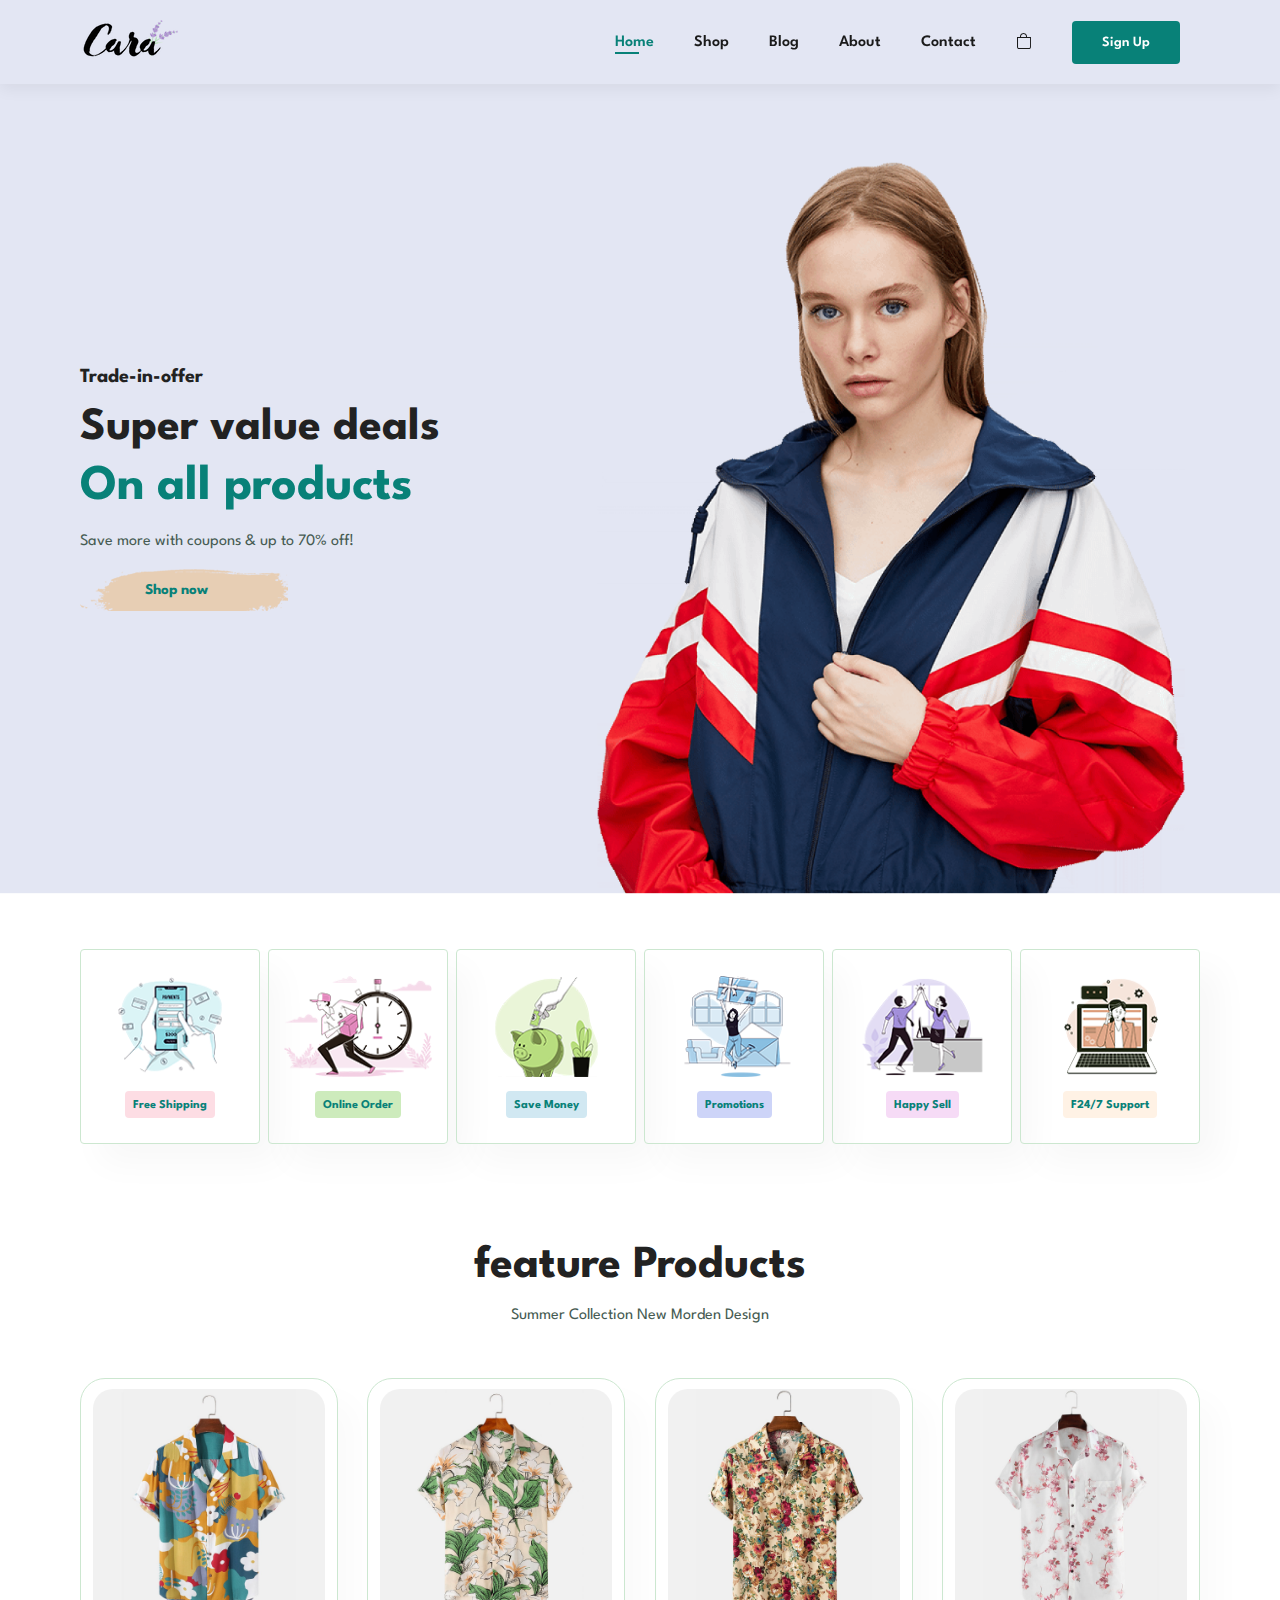
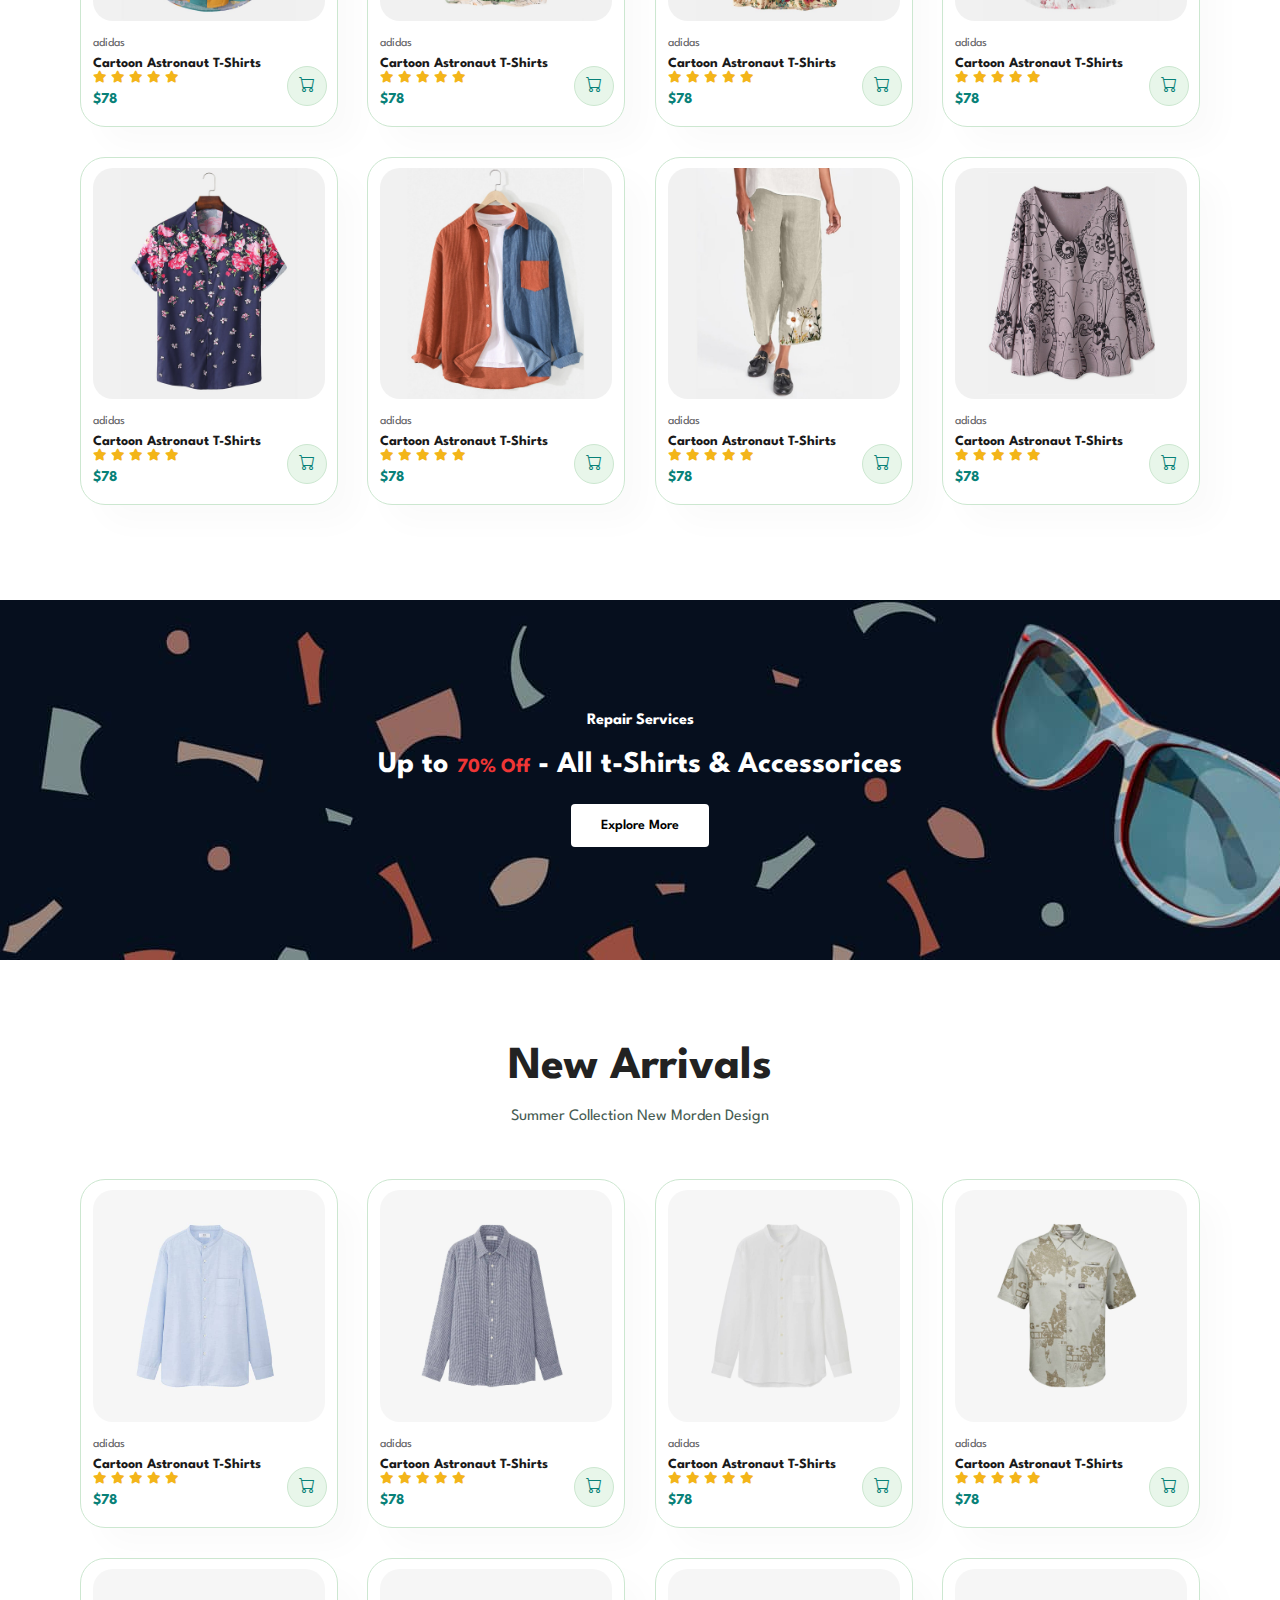
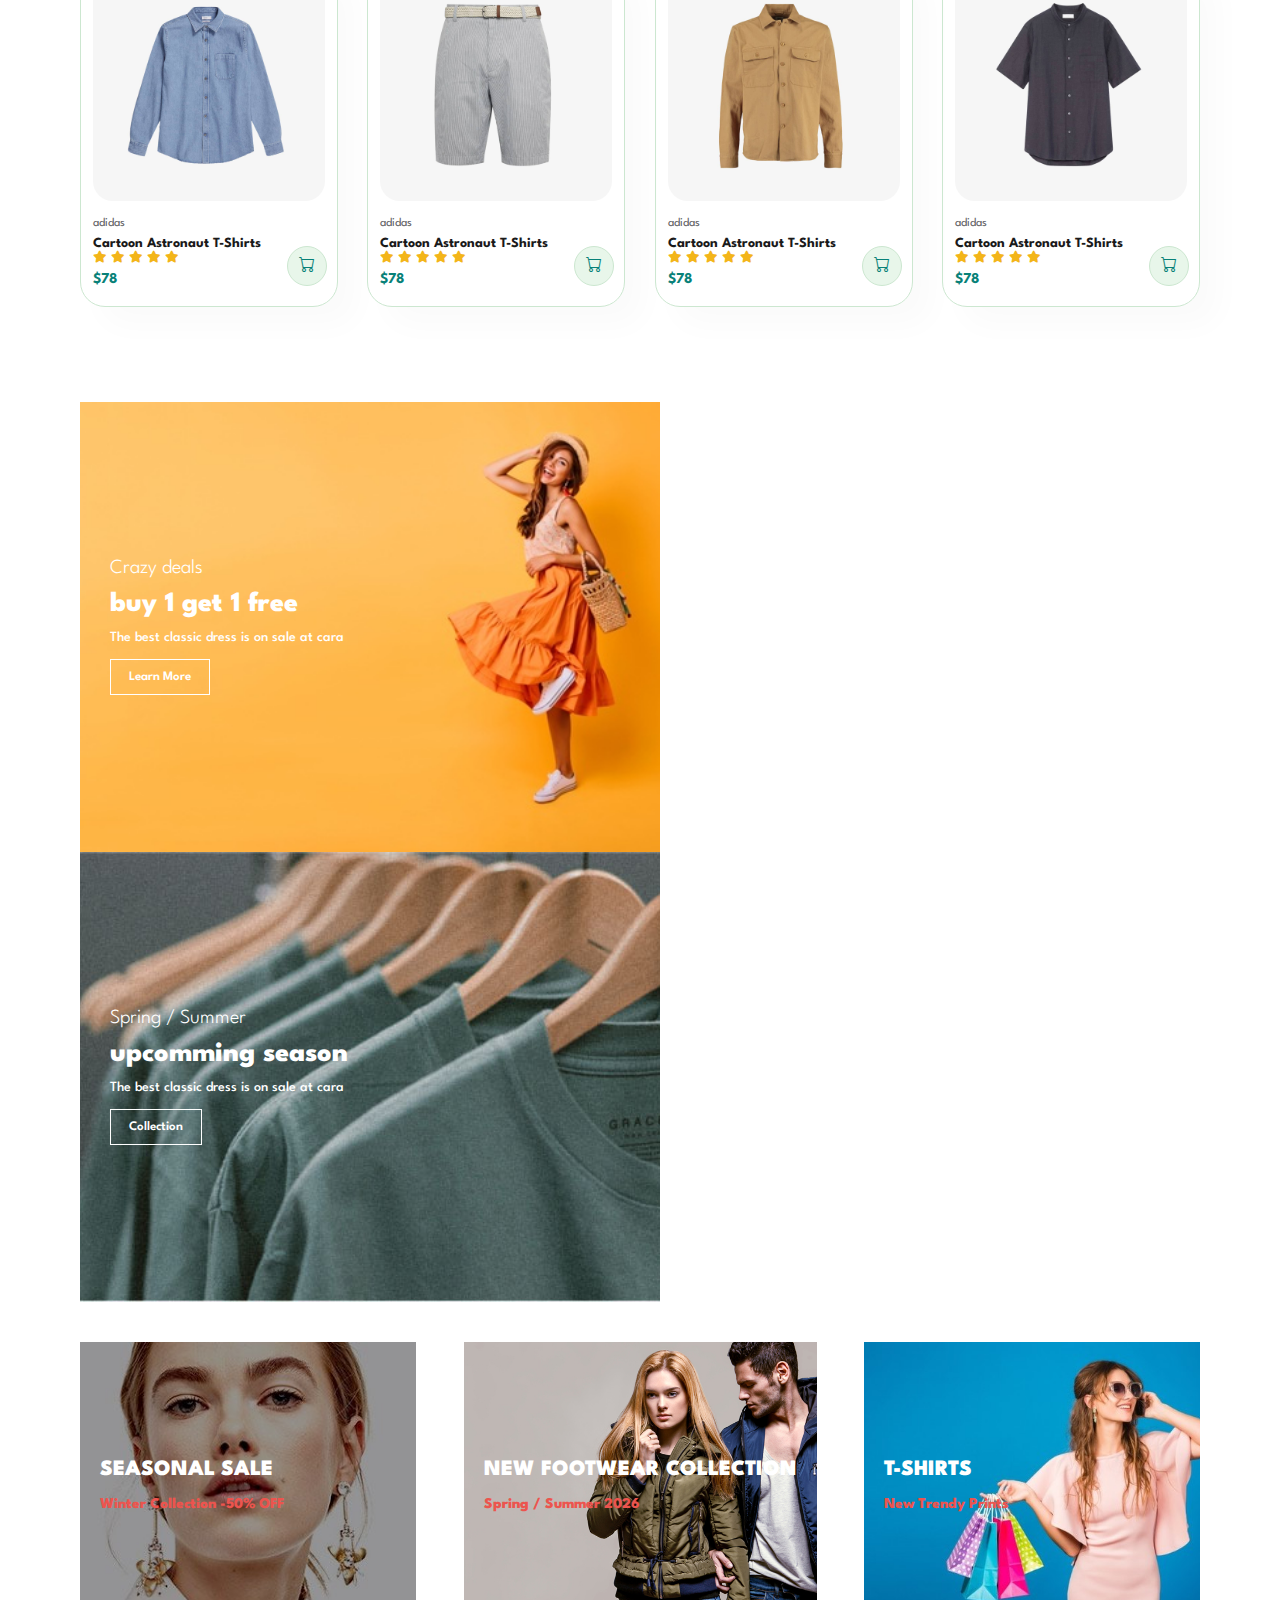
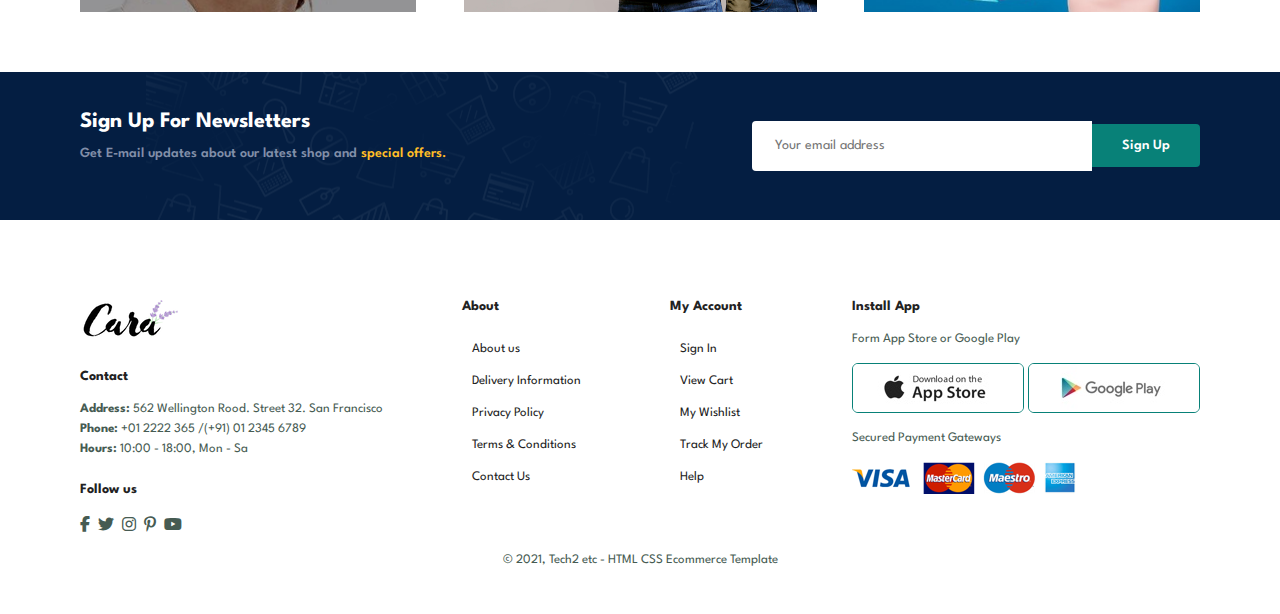
<file: index.html>
<!DOCTYPE html>
<html lang="en">

<head>
    <meta charset="UTF-8">
    <meta name="viewport" content="width=device-width, initial-scale=1.0">
    <title>Tech2etc Ecommerce Tutorial</title>
    <link rel="stylesheet" href="https://cdnjs.cloudflare.com/ajax/libs/font-awesome/6.5.2/css/all.min.css">
    <link rel="stylesheet" href="https://cdn.jsdelivr.net/npm/bootstrap-icons@1.13.1/font/bootstrap-icons.min.css">
    <link rel="stylesheet" href="style.css">
</head>

<body>
    <section id=header>
        <a href="#"> <img src="img/logo.png" class="logo" alt=""></a>

        <div>
            <ul id="navbar">
                <li><a class="active" href="index.html">Home</a></li>
                <li><a href="shop.html">Shop</a></li>
                <li><a href="blog.html">Blog</a></li>
                <li><a href="about.html">About</a></li>
                <li><a href="contact.html">Contact</a></li>
                <li id="lg-bag"><a href="cart.html"><i class="bi bi-bag"></i></a></li>
                <li id="lg-bag"><a href="signup.html" class="signup">Sign Up</a></li>
                <a href="#" id="close"> <i class="bi bi-x-lg"></i></a>
            </ul>

        </div>
        <div id="mobile">
            <a href="cart.html"><i class="bi bi-bag"></i></a>
            <i id="bar" class="fas fa-outdent"></i>

        </div>
    </section>

    <section id="hero">
        <h4>Trade-in-offer</h4>
        <h2>Super value deals</h2>
        <h1>On all products</h1>
        <p>Save more with coupons & up to 70% off!</p>
        <button>Shop now</button>
    </section>

    <section id="feature" class="section-p1">
        <div class="fe-box">
            <img src="img/features/f1.png" alt="">
            <h6>Free Shipping</h6>
        </div>
        <div class="fe-box">
            <img src="img/features/f2.png" alt="">
            <h6>Online Order</h6>
        </div>
        <div class="fe-box">
            <img src="img/features/f3.png" alt="">
            <h6>Save Money</h6>
        </div>
        <div class="fe-box">
            <img src="img/features/f4.png" alt="">
            <h6>Promotions</h6>
        </div>
        <div class="fe-box">
            <img src="img/features/f5.png" alt="">
            <h6>Happy Sell</h6>
        </div>
        <div class="fe-box">
            <img src="img/features/f6.png" alt="">
            <h6>F24/7 Support</h6>
        </div>
    </section>

    <section id="product1" class="section-p1">
        <h2>feature Products</h2>
        <p>Summer Collection New Morden Design</p>
        <div class="pro-container">
            <div class="pro">
                <img src="img/products/f1.jpg" alt="">
                <div class="des">
                    <span>adidas</span>
                    <h5>Cartoon Astronaut T-Shirts</h5>
                    <div class="star">
                        <i class="fas fa-star"></i>
                        <i class="fas fa-star"></i>
                        <i class="fas fa-star"></i>
                        <i class="fas fa-star"></i>
                        <i class="fas fa-star"></i>
                    </div>
                    <h4>$78</h4>
                </div>
                <a href="#"><i class="bi bi-cart cart"></i></a>
            </div>
            <div class="pro">
                <img src="img/products/f2.jpg" alt="">
                <div class="des">
                    <span>adidas</span>
                    <h5>Cartoon Astronaut T-Shirts</h5>
                    <div class="star">
                        <i class="fas fa-star"></i>
                        <i class="fas fa-star"></i>
                        <i class="fas fa-star"></i>
                        <i class="fas fa-star"></i>
                        <i class="fas fa-star"></i>
                    </div>
                    <h4>$78</h4>
                </div>
                <a href="#"><i class="bi bi-cart cart"></i></a>
            </div>
            <div class="pro">
                <img src="img/products/f3.jpg" alt="">
                <div class="des">
                    <span>adidas</span>
                    <h5>Cartoon Astronaut T-Shirts</h5>
                    <div class="star">
                        <i class="fas fa-star"></i>
                        <i class="fas fa-star"></i>
                        <i class="fas fa-star"></i>
                        <i class="fas fa-star"></i>
                        <i class="fas fa-star"></i>
                    </div>
                    <h4>$78</h4>
                </div>
                <a href="#"><i class="bi bi-cart cart"></i></a>
            </div>
            <div class="pro">
                <img src="img/products/f4.jpg" alt="">
                <div class="des">
                    <span>adidas</span>
                    <h5>Cartoon Astronaut T-Shirts</h5>
                    <div class="star">
                        <i class="fas fa-star"></i>
                        <i class="fas fa-star"></i>
                        <i class="fas fa-star"></i>
                        <i class="fas fa-star"></i>
                        <i class="fas fa-star"></i>
                    </div>
                    <h4>$78</h4>
                </div>
                <a href="#"><i class="bi bi-cart cart"></i></a>
            </div>
            <div class="pro">
                <img src="img/products/f5.jpg" alt="">
                <div class="des">
                    <span>adidas</span>
                    <h5>Cartoon Astronaut T-Shirts</h5>
                    <div class="star">
                        <i class="fas fa-star"></i>
                        <i class="fas fa-star"></i>
                        <i class="fas fa-star"></i>
                        <i class="fas fa-star"></i>
                        <i class="fas fa-star"></i>
                    </div>
                    <h4>$78</h4>
                </div>
                <a href="#"><i class="bi bi-cart cart"></i></a>
            </div>
            <div class="pro">
                <img src="img/products/f6.jpg" alt="">
                <div class="des">
                    <span>adidas</span>
                    <h5>Cartoon Astronaut T-Shirts</h5>
                    <div class="star">
                        <i class="fas fa-star"></i>
                        <i class="fas fa-star"></i>
                        <i class="fas fa-star"></i>
                        <i class="fas fa-star"></i>
                        <i class="fas fa-star"></i>
                    </div>
                    <h4>$78</h4>
                </div>
                <a href="#"><i class="bi bi-cart cart"></i></a>
            </div>
            <div class="pro">
                <img src="img/products/f7.jpg" alt="">
                <div class="des">
                    <span>adidas</span>
                    <h5>Cartoon Astronaut T-Shirts</h5>
                    <div class="star">
                        <i class="fas fa-star"></i>
                        <i class="fas fa-star"></i>
                        <i class="fas fa-star"></i>
                        <i class="fas fa-star"></i>
                        <i class="fas fa-star"></i>
                    </div>
                    <h4>$78</h4>
                </div>
                <a href="#"><i class="bi bi-cart cart"></i></a>
            </div>
            <div class="pro">
                <img src="img/products/f8.jpg" alt="">
                <div class="des">
                    <span>adidas</span>
                    <h5>Cartoon Astronaut T-Shirts</h5>
                    <div class="star">
                        <i class="fas fa-star"></i>
                        <i class="fas fa-star"></i>
                        <i class="fas fa-star"></i>
                        <i class="fas fa-star"></i>
                        <i class="fas fa-star"></i>
                    </div>
                    <h4>$78</h4>
                </div>
                <a href="#"><i class="bi bi-cart cart"></i></a>
            </div>
        </div>
    </section>

    <section id="banner" class="section-m1">
        <h4>Repair Services</h4>
        <h2>Up to <span>70% Off</span> - All t-Shirts & Accessorices</h2>
        <button class="normal">Explore More</button>
    </section>

    <section id="product1" class="section-p1">
        <h2>New Arrivals</h2>
        <p>Summer Collection New Morden Design</p>
        <div class="pro-container">
            <div class="pro">
                <img src="img/products/n1.jpg" alt="">
                <div class="des">
                    <span>adidas</span>
                    <h5>Cartoon Astronaut T-Shirts</h5>
                    <div class="star">
                        <i class="fas fa-star"></i>
                        <i class="fas fa-star"></i>
                        <i class="fas fa-star"></i>
                        <i class="fas fa-star"></i>
                        <i class="fas fa-star"></i>
                    </div>
                    <h4>$78</h4>
                </div>
                <a href="#"><i class="bi bi-cart cart"></i></a>
            </div>
            <div class="pro">
                <img src="img/products/n2.jpg" alt="">
                <div class="des">
                    <span>adidas</span>
                    <h5>Cartoon Astronaut T-Shirts</h5>
                    <div class="star">
                        <i class="fas fa-star"></i>
                        <i class="fas fa-star"></i>
                        <i class="fas fa-star"></i>
                        <i class="fas fa-star"></i>
                        <i class="fas fa-star"></i>
                    </div>
                    <h4>$78</h4>
                </div>
                <a href="#"><i class="bi bi-cart cart"></i></a>
            </div>
            <div class="pro">
                <img src="img/products/n3.jpg" alt="">
                <div class="des">
                    <span>adidas</span>
                    <h5>Cartoon Astronaut T-Shirts</h5>
                    <div class="star">
                        <i class="fas fa-star"></i>
                        <i class="fas fa-star"></i>
                        <i class="fas fa-star"></i>
                        <i class="fas fa-star"></i>
                        <i class="fas fa-star"></i>
                    </div>
                    <h4>$78</h4>
                </div>
                <a href="#"><i class="bi bi-cart cart"></i></a>
            </div>
            <div class="pro">
                <img src="img/products/n4.jpg" alt="">
                <div class="des">
                    <span>adidas</span>
                    <h5>Cartoon Astronaut T-Shirts</h5>
                    <div class="star">
                        <i class="fas fa-star"></i>
                        <i class="fas fa-star"></i>
                        <i class="fas fa-star"></i>
                        <i class="fas fa-star"></i>
                        <i class="fas fa-star"></i>
                    </div>
                    <h4>$78</h4>
                </div>
                <a href="#"><i class="bi bi-cart cart"></i></a>
            </div>
            <div class="pro">
                <img src="img/products/n5.jpg" alt="">
                <div class="des">
                    <span>adidas</span>
                    <h5>Cartoon Astronaut T-Shirts</h5>
                    <div class="star">
                        <i class="fas fa-star"></i>
                        <i class="fas fa-star"></i>
                        <i class="fas fa-star"></i>
                        <i class="fas fa-star"></i>
                        <i class="fas fa-star"></i>
                    </div>
                    <h4>$78</h4>
                </div>
                <a href="#"><i class="bi bi-cart cart"></i></a>
            </div>
            <div class="pro">
                <img src="img/products/n6.jpg" alt="">
                <div class="des">
                    <span>adidas</span>
                    <h5>Cartoon Astronaut T-Shirts</h5>
                    <div class="star">
                        <i class="fas fa-star"></i>
                        <i class="fas fa-star"></i>
                        <i class="fas fa-star"></i>
                        <i class="fas fa-star"></i>
                        <i class="fas fa-star"></i>
                    </div>
                    <h4>$78</h4>
                </div>
                <a href="#"><i class="bi bi-cart cart"></i></a>
            </div>
            <div class="pro">
                <img src="img/products/n7.jpg" alt="">
                <div class="des">
                    <span>adidas</span>
                    <h5>Cartoon Astronaut T-Shirts</h5>
                    <div class="star">
                        <i class="fas fa-star"></i>
                        <i class="fas fa-star"></i>
                        <i class="fas fa-star"></i>
                        <i class="fas fa-star"></i>
                        <i class="fas fa-star"></i>
                    </div>
                    <h4>$78</h4>
                </div>
                <a href="#"><i class="bi bi-cart cart"></i></a>
            </div>
            <div class="pro">
                <img src="img/products/n8.jpg" alt="">
                <div class="des">
                    <span>adidas</span>
                    <h5>Cartoon Astronaut T-Shirts</h5>
                    <div class="star">
                        <i class="fas fa-star"></i>
                        <i class="fas fa-star"></i>
                        <i class="fas fa-star"></i>
                        <i class="fas fa-star"></i>
                        <i class="fas fa-star"></i>
                    </div>
                    <h4>$78</h4>
                </div>
                <a href="#"><i class="bi bi-cart cart"></i></a>
            </div>
        </div>
    </section>

    <section id="sm-banner" class="section-p1">
        <div class="banner-box">
            <h4>Crazy deals</h4>
            <h2>buy 1 get 1 free</h2>
            <span>The best classic dress is on sale at cara</span>
            <button class="white">Learn More</button>
        </div>
        <div class="banner-box banner-box2">
            <h4>Spring / Summer</h4>
            <h2>upcomming season</h2>
            <span>The best classic dress is on sale at cara</span>
            <button class="white">Collection</button>
        </div>
    </section>

    <section id="banner3">
        <div class="banner-box ">
            <h2>SEASONAL SALE</h2>
            <h3>Winter Collection -50% OFF</h3>
        </div>
        <div class="banner-box banner-box2">
            <h2>NEW FOOTWEAR COLLECTION</h2>
            <h3>Spring / Summer 2026</h3>
        </div>
        <div class="banner-box banner-box3">
            <h2>T-SHIRTS</h2>
            <h3>New Trendy Prints</h3>
        </div>
    </section>

    <section id="newsletter" class="section-p1 section-m1">
        <div class="newstext">
            <h4>Sign Up For Newsletters</h4>
            <p>Get E-mail updates about our latest shop and <span>special offers.</span></p>
        </div>
        <div class="form">
            <input type="text" placeholder=" Your email address">
            <button class="normal">Sign Up</button>
        </div>
    </section>


    <footer class="section-p1">
        <div class=" col">
            <img class="logo" src="img/logo.png" alt="">
            <h4>Contact</h4>
            <p><Strong>Address:</Strong> 562 Wellington Rood. Street 32. San Francisco</p>
            <p><Strong>Phone:</Strong> +01 2222 365 /(+91) 01 2345 6789</p>
            <p><Strong>Hours:</Strong> 10:00 - 18:00, Mon - Sa</p>

            <div class="follow">
                <h4>Follow us</h4>
                <div class="icon">
                    <i class="fab fa-facebook-f"></i>
                    <i class="fab fa-twitter"></i>
                    <i class="fab fa-instagram"></i>
                    <i class="fab fa-pinterest-p"></i>
                    <i class="fab fa-youtube"></i>
                </div>
            </div>
        </div>

        <div class="col">
            <h4>About</h4>
            <a href="#"> About us</a>
            <a href="#"> Delivery Information</a>
            <a href="#"> Privacy Policy</a>
            <a href="#"> Terms & Conditions</a>
            <a href="#"> Contact Us</a>
        </div>
        <div class="col">
            <h4>My Account</h4>
            <a href="#"> Sign In</a>
            <a href="#"> View Cart</a>
            <a href="#"> My Wishlist</a>
            <a href="#"> Track My Order</a>
            <a href="#"> Help</a>
        </div>

        <div class="col install">
            <h4>Install App</h4>
            <p>Form App Store or Google Play</p>
            <div class="row">
                <img src="img/pay/app.jpg" alt="">
                <img src="img/pay/play.jpg" alt="">

            </div>
            <p>Secured Payment Gateways</p>
            <img src="img/pay/pay.png" alt="">

        </div>

        <!--  tôn trọng tác giả -->
        <div class="copyright">
            <p>© 2021, Tech2 etc - HTML CSS Ecommerce Template</p>
        </div>
    </footer>

    <script src="script.js"></script>
</body>

</html>
</file>
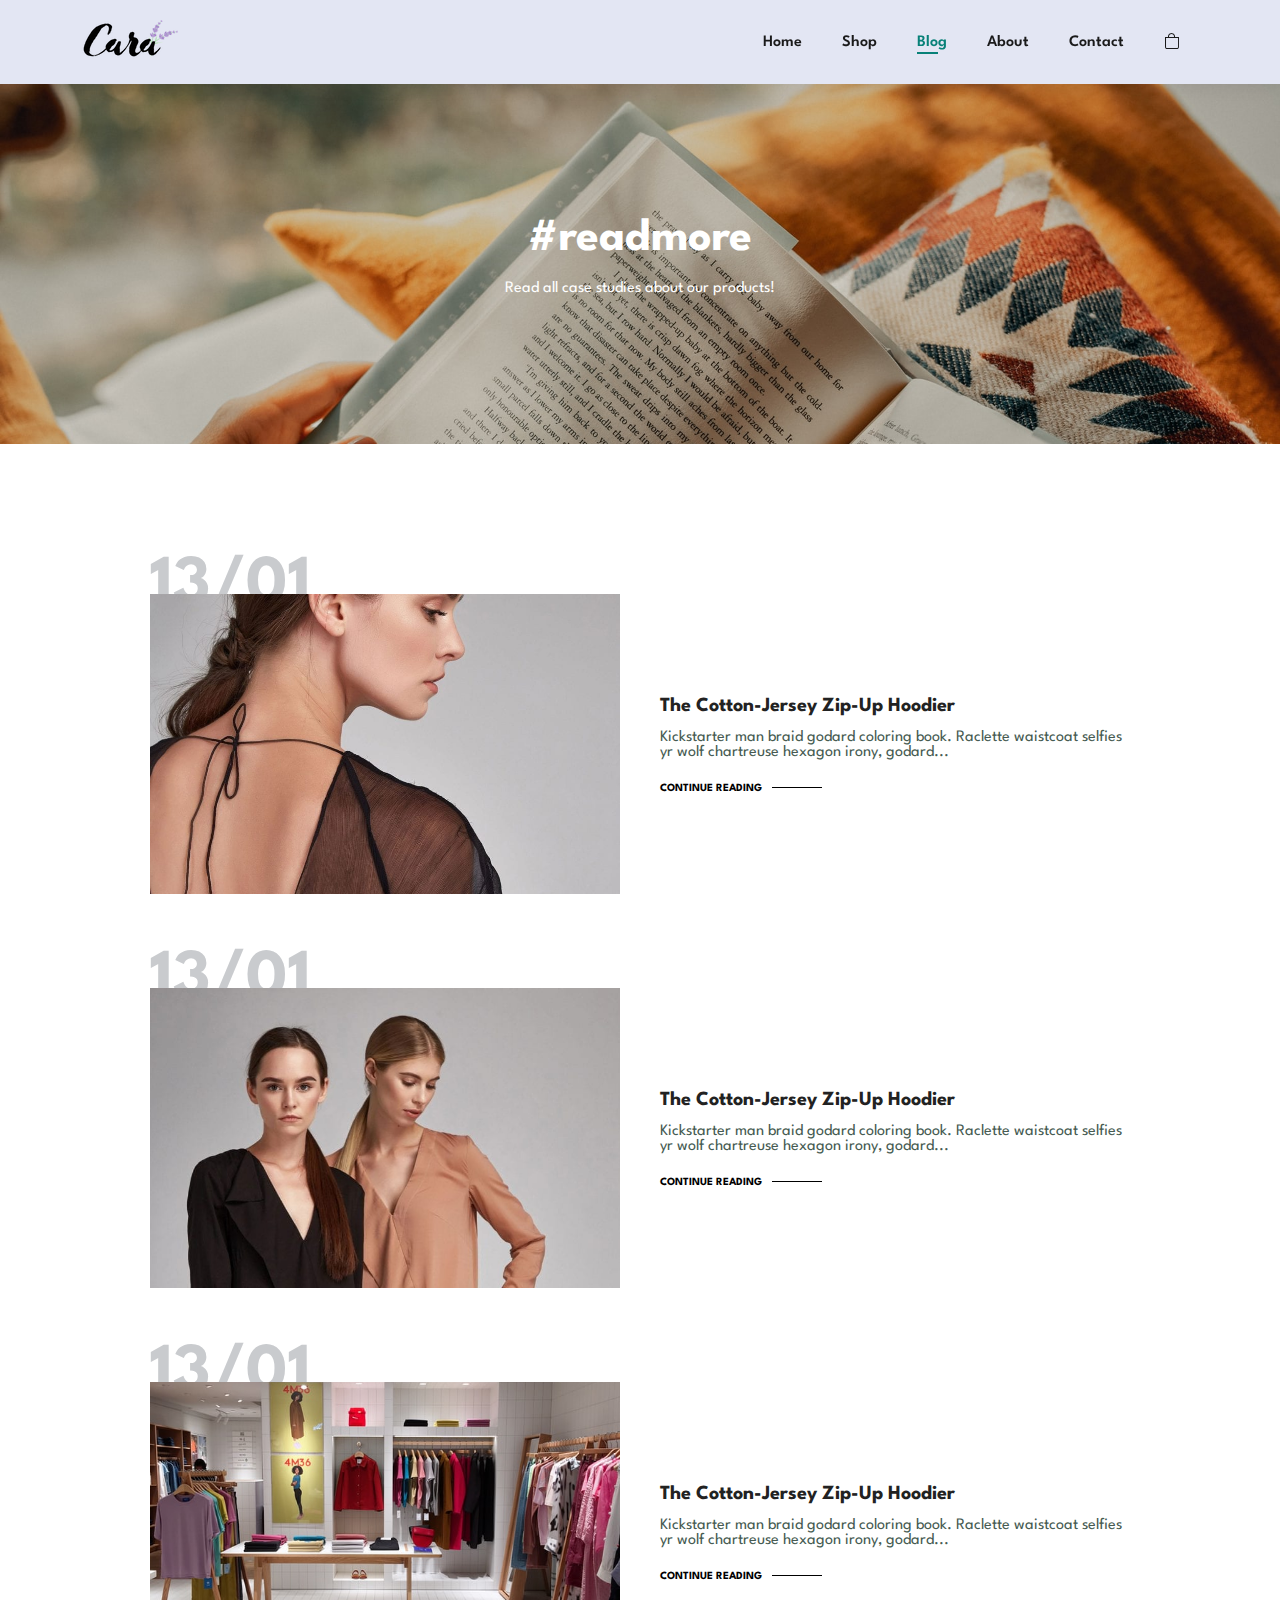
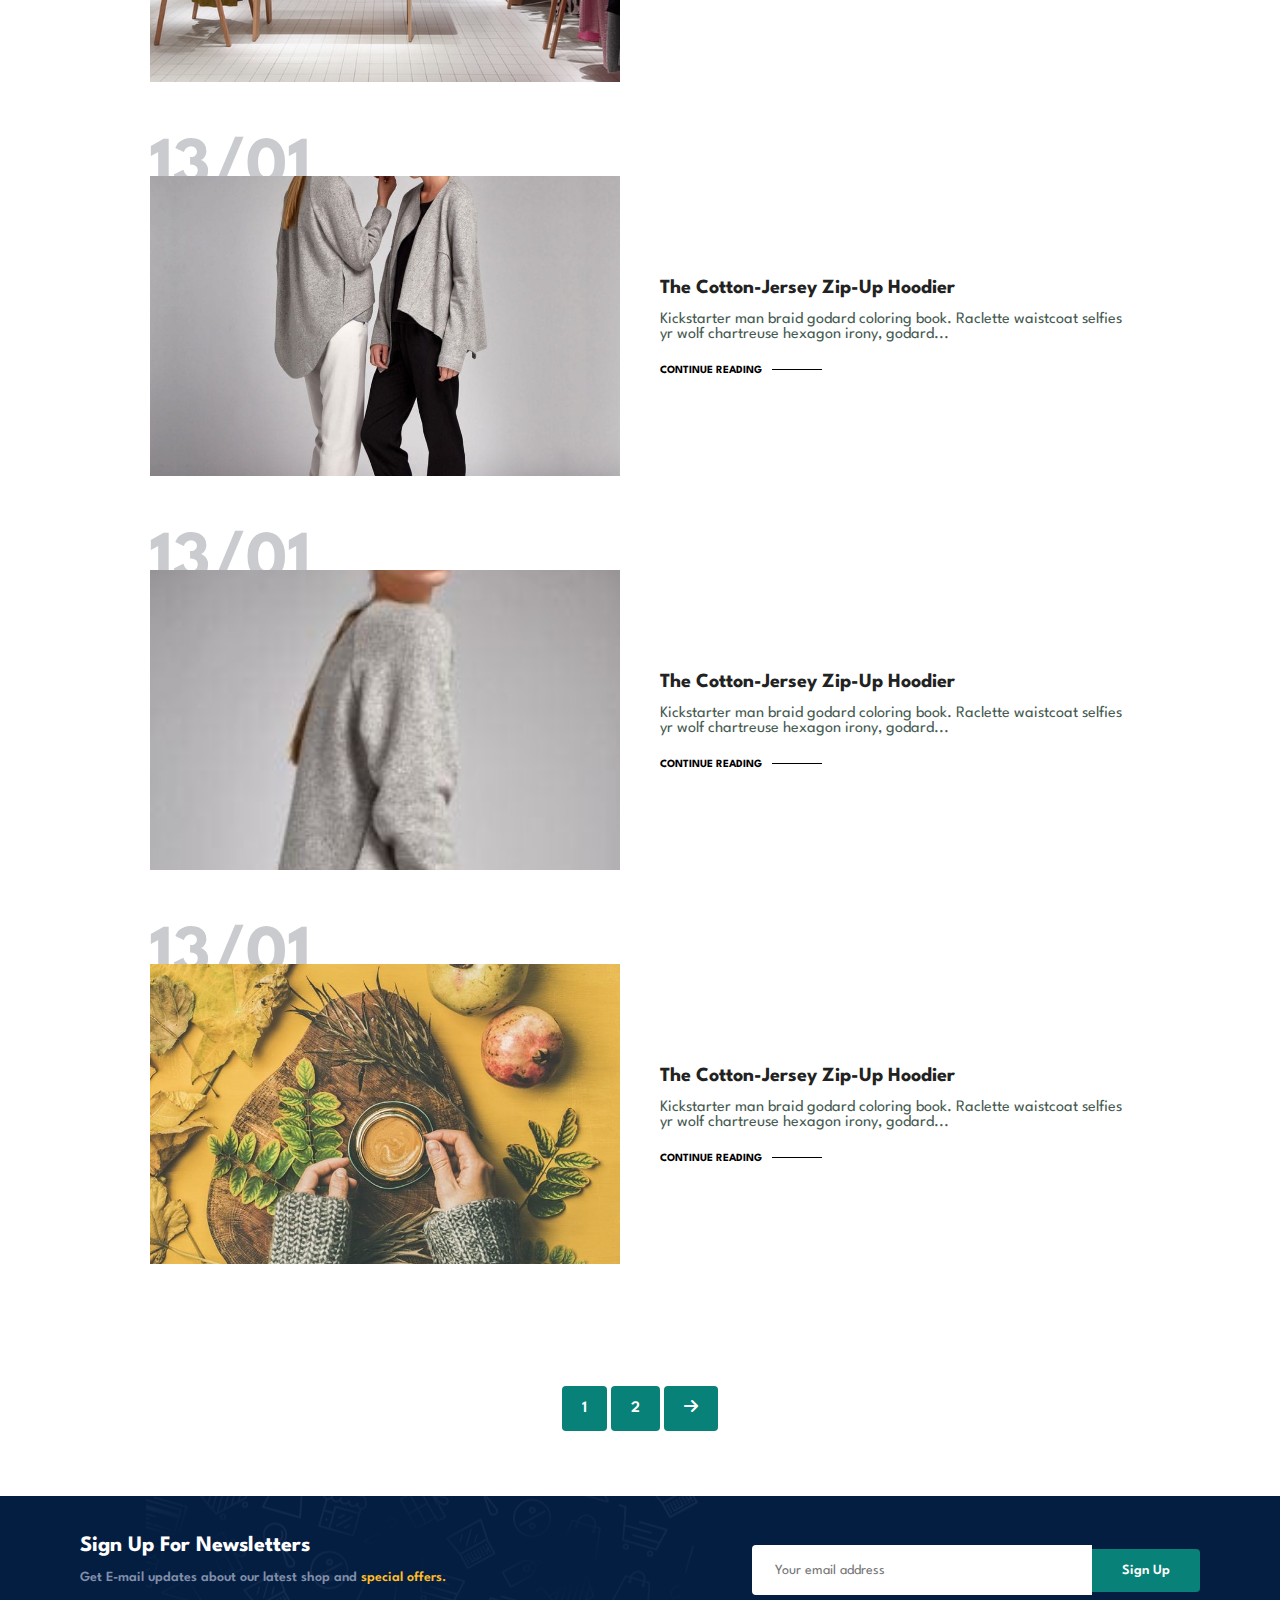
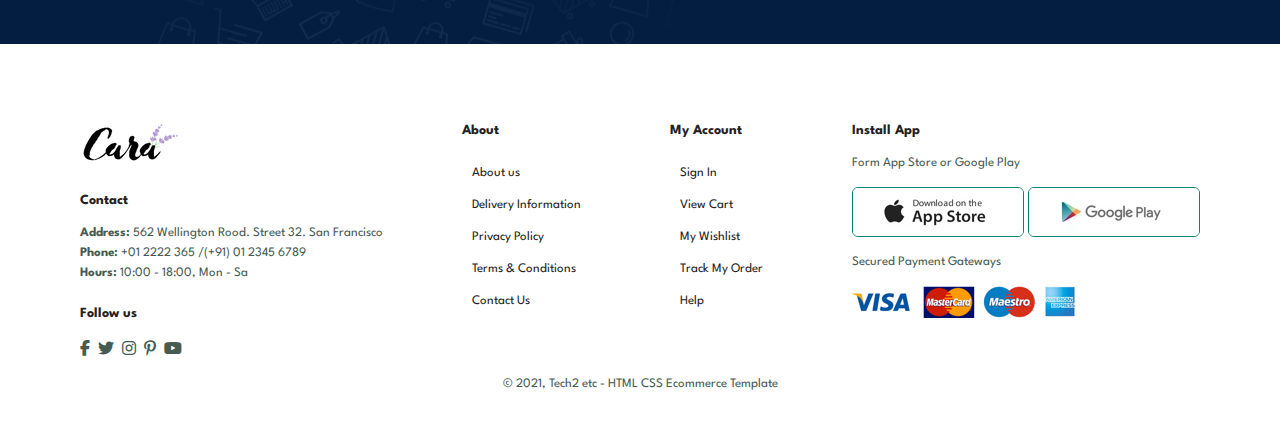
<file: blog.html>
<!DOCTYPE html>
<html lang="en">

<head>
    <meta charset="UTF-8">
    <meta name="viewport" content="width=device-width, initial-scale=1.0">
    <title>Tech2etc Ecommerce Tutorial</title>
    <link rel="stylesheet" href="https://cdnjs.cloudflare.com/ajax/libs/font-awesome/6.5.2/css/all.min.css">
    <link rel="stylesheet" href="https://cdn.jsdelivr.net/npm/bootstrap-icons@1.13.1/font/bootstrap-icons.min.css">
    <link rel="stylesheet" href="style.css">
</head>

<body>
    <section id=header>
        <a href="#"> <img src="img/logo.png" class="logo" alt=""></a>

        <div>
            <ul id="navbar">
                <li><a href="index.html">Home</a></li>
                <li><a href="shop.html">Shop</a></li>
                <li><a class="active" href="blog.html">Blog</a></li>
                <li><a href="about.html">About</a></li>
                <li><a href="contact.html">Contact</a></li>
                <li id="lg-bag"><a href="cart.html"><i class="bi bi-bag"></i></a></li>
                <a href="#" id="close"> <i class="bi bi-x-lg"></i></a>
            </ul>

        </div>
        <div id="mobile">
            <a href="cart.html"><i class="bi bi-bag"></i></a>
            <i id="bar" class="fas fa-outdent"></i>

        </div>
    </section>

    <section id="page-header" class="blog-header">
        <h2>#readmore</h2>
        <p>Read all case studies about our products!</p>
    </section>

    <section id="blog">
        <div class="blog-box">
            <div class="blog-img">
                <img src="img/blog/b1.jpg" alt="">
            </div>
            <div class="blog-details">
                <h4>The Cotton-Jersey Zip-Up Hoodier</h4>
                <p>Kickstarter man braid godard coloring book. Raclette waistcoat selfies yr wolf chartreuse hexagon
                    irony, godard...</p>
                <a href="#">CONTINUE READING</a>
            </div>
            <h1>13/01</h1>
        </div>
        <div class="blog-box">
            <div class="blog-img">
                <img src="img/blog/b2.jpg" alt="">
            </div>
            <div class="blog-details">
                <h4>The Cotton-Jersey Zip-Up Hoodier</h4>
                <p>Kickstarter man braid godard coloring book. Raclette waistcoat selfies yr wolf chartreuse hexagon
                    irony, godard...</p>
                <a href="#">CONTINUE READING</a>
            </div>
            <h1>13/01</h1>
        </div>
        <div class="blog-box">
            <div class="blog-img">
                <img src="img/blog/b3.jpg" alt="">
            </div>
            <div class="blog-details">
                <h4>The Cotton-Jersey Zip-Up Hoodier</h4>
                <p>Kickstarter man braid godard coloring book. Raclette waistcoat selfies yr wolf chartreuse hexagon
                    irony, godard...</p>
                <a href="#">CONTINUE READING</a>
            </div>
            <h1>13/01</h1>
        </div>
        <div class="blog-box">
            <div class="blog-img">
                <img src="img/blog/b4.jpg" alt="">
            </div>
            <div class="blog-details">
                <h4>The Cotton-Jersey Zip-Up Hoodier</h4>
                <p>Kickstarter man braid godard coloring book. Raclette waistcoat selfies yr wolf chartreuse hexagon
                    irony, godard...</p>
                <a href="#">CONTINUE READING</a>
            </div>
            <h1>13/01</h1>
        </div>
        <div class="blog-box">
            <div class="blog-img">
                <img src="img/blog/b5.jpg" alt="">
            </div>
            <div class="blog-details">
                <h4>The Cotton-Jersey Zip-Up Hoodier</h4>
                <p>Kickstarter man braid godard coloring book. Raclette waistcoat selfies yr wolf chartreuse hexagon
                    irony, godard...</p>
                <a href="#">CONTINUE READING</a>
            </div>
            <h1>13/01</h1>
        </div>
        <div class="blog-box">
            <div class="blog-img">
                <img src="img/blog/b6.jpg" alt="">
            </div>
            <div class="blog-details">
                <h4>The Cotton-Jersey Zip-Up Hoodier</h4>
                <p>Kickstarter man braid godard coloring book. Raclette waistcoat selfies yr wolf chartreuse hexagon
                    irony, godard...</p>
                <a href="#">CONTINUE READING</a>
            </div>
            <h1>13/01</h1>
        </div>
    </section>

    <section id="pagination" class="section-p1">
        <a href="#">1</a>
        <a href="#">2</a>
        <a href="#"><i class="fa-solid fa-arrow-right"></i></a>

    </section>

    <section id="newsletter" class="section-p1 section-m1">
        <div class="newstext">
            <h4>Sign Up For Newsletters</h4>
            <p>Get E-mail updates about our latest shop and <span>special offers.</span></p>
        </div>
        <div class="form">
            <input type="text" placeholder=" Your email address">
            <button class="normal">Sign Up</button>
        </div>
    </section>


    <footer class="section-p1">
        <div class=" col">
            <img class="logo" src="img/logo.png" alt="">
            <h4>Contact</h4>
            <p><Strong>Address:</Strong> 562 Wellington Rood. Street 32. San Francisco</p>
            <p><Strong>Phone:</Strong> +01 2222 365 /(+91) 01 2345 6789</p>
            <p><Strong>Hours:</Strong> 10:00 - 18:00, Mon - Sa</p>

            <div class="follow">
                <h4>Follow us</h4>
                <div class="icon">
                    <i class="fab fa-facebook-f"></i>
                    <i class="fab fa-twitter"></i>
                    <i class="fab fa-instagram"></i>
                    <i class="fab fa-pinterest-p"></i>
                    <i class="fab fa-youtube"></i>
                </div>
            </div>
        </div>

        <div class="col">
            <h4>About</h4>
            <a href="#"> About us</a>
            <a href="#"> Delivery Information</a>
            <a href="#"> Privacy Policy</a>
            <a href="#"> Terms & Conditions</a>
            <a href="#"> Contact Us</a>
        </div>
        <div class="col">
            <h4>My Account</h4>
            <a href="#"> Sign In</a>
            <a href="#"> View Cart</a>
            <a href="#"> My Wishlist</a>
            <a href="#"> Track My Order</a>
            <a href="#"> Help</a>
        </div>

        <div class="col install">
            <h4>Install App</h4>
            <p>Form App Store or Google Play</p>
            <div class="row">
                <img src="img/pay/app.jpg" alt="">
                <img src="img/pay/play.jpg" alt="">

            </div>
            <p>Secured Payment Gateways</p>
            <img src="img/pay/pay.png" alt="">

        </div>

        <!--  tôn trọng tác giả -->
        <div class="copyright">
            <p>© 2021, Tech2 etc - HTML CSS Ecommerce Template</p>
        </div>
    </footer>

    <script src="script.js"></script>
</body>

</html>
</file>
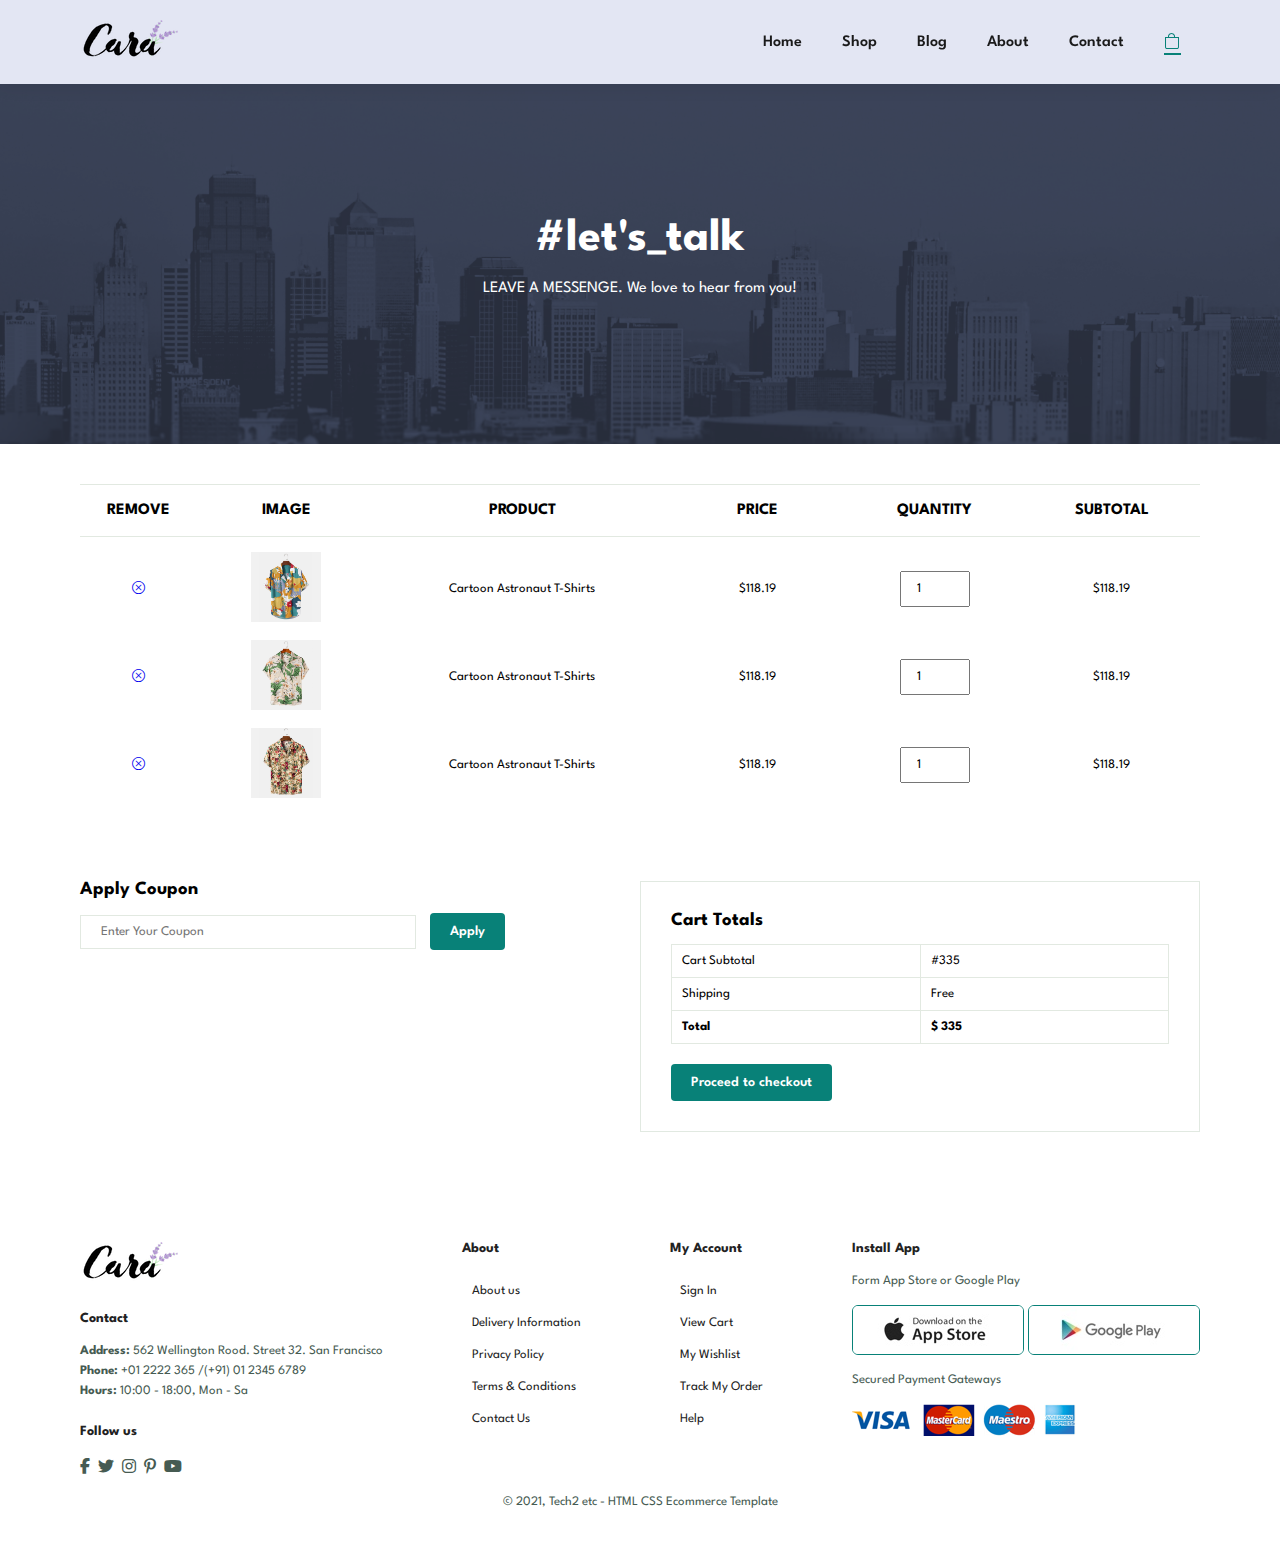
<file: cart.html>
<!DOCTYPE html>
<html lang="en">

<head>
    <meta charset="UTF-8">
    <meta name="viewport" content="width=device-width, initial-scale=1.0">
    <title>Tech2etc Ecommerce Tutorial</title>
    <link rel="stylesheet" href="https://cdnjs.cloudflare.com/ajax/libs/font-awesome/6.5.2/css/all.min.css">
    <link rel="stylesheet" href="https://cdn.jsdelivr.net/npm/bootstrap-icons@1.13.1/font/bootstrap-icons.min.css">
    <link rel="stylesheet" href="style.css">
</head>

<body>
    <section id=header>
        <a href="#"> <img src="img/logo.png" class="logo" alt=""></a>

        <div>
            <ul id="navbar">
                <li><a href="index.html">Home</a></li>
                <li><a href="shop.html">Shop</a></li>
                <li><a href="blog.html">Blog</a></li>
                <li><a href="about.html">About</a></li>
                <li><a href="contact.html">Contact</a></li>
                <li id="lg-bag"><a href="cart.html" class="active"><i class="bi bi-bag"></i></a></li>
                <a href="#" id="close"> <i class="bi bi-x-lg"></i></a>
            </ul>

        </div>
        <div id="mobile">
            <a href="cart.html"><i class="bi bi-bag"></i></a>
            <i id="bar" class="fas fa-outdent"></i>

        </div>
    </section>

    <section id="page-header" class="about-header">
        <h2>#let's_talk</h2>
        <p>LEAVE A MESSENGE. We love to hear from you!</p>
    </section>

    <section id="cart" class="section-p1">
        <table width="100%">
            <thead>
                <tr>
                    <td>Remove</td>
                    <td>Image</td>
                    <td>Product</td>
                    <td>Price</td>
                    <td>Quantity</td>
                    <td>Subtotal</td>
                </tr>

            </thead>
            <tbody>
                <tr>
                    <td> <a href="#"><i class="bi bi-x-circle"></i></a></td>
                    <td><img src="img/products/f1.jpg" alt=""></td>
                    <td>Cartoon Astronaut T-Shirts</td>
                    <td>$118.19</td>
                    <td><input type="number" value="1"></td>
                    <td>$118.19</td>
                </tr>
                <tr>
                    <td> <a href="#"><i class="bi bi-x-circle"></i></a></td>
                    <td><img src="img/products/f2.jpg" alt=""></td>
                    <td>Cartoon Astronaut T-Shirts</td>
                    <td>$118.19</td>
                    <td><input type="number" value="1"></td>
                    <td>$118.19</td>
                </tr>
                <tr>
                    <td> <a href="#"><i class="bi bi-x-circle"></i></a></td>
                    <td><img src="img/products/f3.jpg" alt=""></td>
                    <td>Cartoon Astronaut T-Shirts</td>
                    <td>$118.19</td>
                    <td><input type="number" value="1"></td>
                    <td>$118.19</td>
                </tr>
            </tbody>
        </table>
    </section>

    <section id="cart-add" class="section-p1">
        <div id="coupon">
            <h3>Apply Coupon</h3>
            <div>
                <input type="text" placeholder="Enter Your Coupon">
                <button class="normal">Apply</button>
            </div>
        </div>

        <div id="subtotal">
            <h3>Cart Totals</h3>
            <table>
                <tr>
                    <td>Cart Subtotal</td>
                    <td>#335</td>
                </tr>
                <tr>
                    <td>Shipping</td>
                    <td>Free</td>
                </tr>
                <tr>
                    <td><strong>Total</strong></td>
                    <td><strong>$ 335</strong></td>
                </tr>
            </table>
            <button class="normal">Proceed to checkout</button>
        </div>
    </section>

    <footer class="section-p1">
        <div class=" col">
            <img class="logo" src="img/logo.png" alt="">
            <h4>Contact</h4>
            <p><Strong>Address:</Strong> 562 Wellington Rood. Street 32. San Francisco</p>
            <p><Strong>Phone:</Strong> +01 2222 365 /(+91) 01 2345 6789</p>
            <p><Strong>Hours:</Strong> 10:00 - 18:00, Mon - Sa</p>

            <div class="follow">
                <h4>Follow us</h4>
                <div class="icon">
                    <i class="fab fa-facebook-f"></i>
                    <i class="fab fa-twitter"></i>
                    <i class="fab fa-instagram"></i>
                    <i class="fab fa-pinterest-p"></i>
                    <i class="fab fa-youtube"></i>
                </div>
            </div>
        </div>

        <div class="col">
            <h4>About</h4>
            <a href="#"> About us</a>
            <a href="#"> Delivery Information</a>
            <a href="#"> Privacy Policy</a>
            <a href="#"> Terms & Conditions</a>
            <a href="#"> Contact Us</a>
        </div>
        <div class="col">
            <h4>My Account</h4>
            <a href="#"> Sign In</a>
            <a href="#"> View Cart</a>
            <a href="#"> My Wishlist</a>
            <a href="#"> Track My Order</a>
            <a href="#"> Help</a>
        </div>

        <div class="col install">
            <h4>Install App</h4>
            <p>Form App Store or Google Play</p>
            <div class="row">
                <img src="img/pay/app.jpg" alt="">
                <img src="img/pay/play.jpg" alt="">

            </div>
            <p>Secured Payment Gateways</p>
            <img src="img/pay/pay.png" alt="">

        </div>

        <!--  tôn trọng tác giả -->
        <div class="copyright">
            <p>© 2021, Tech2 etc - HTML CSS Ecommerce Template</p>
        </div>
    </footer>

    <script src="script.js"></script>
</body>

</html>
</file>
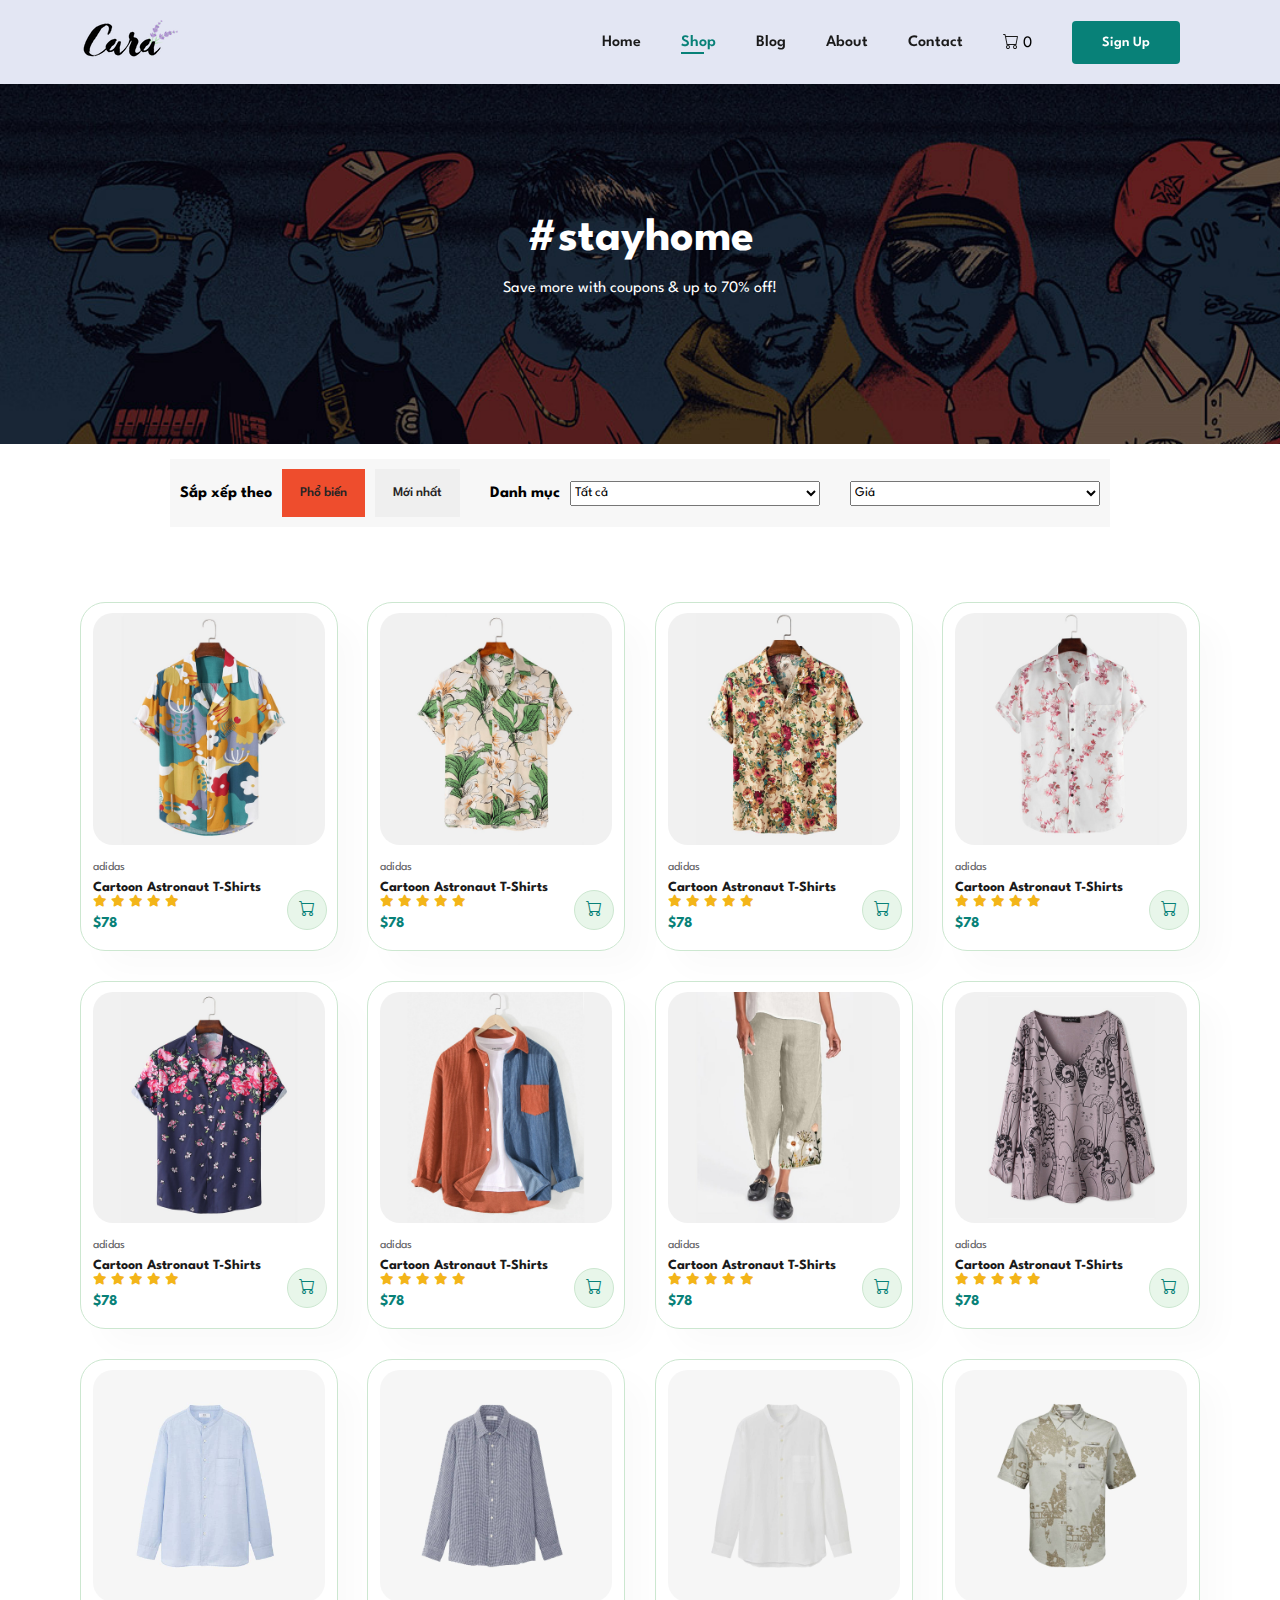
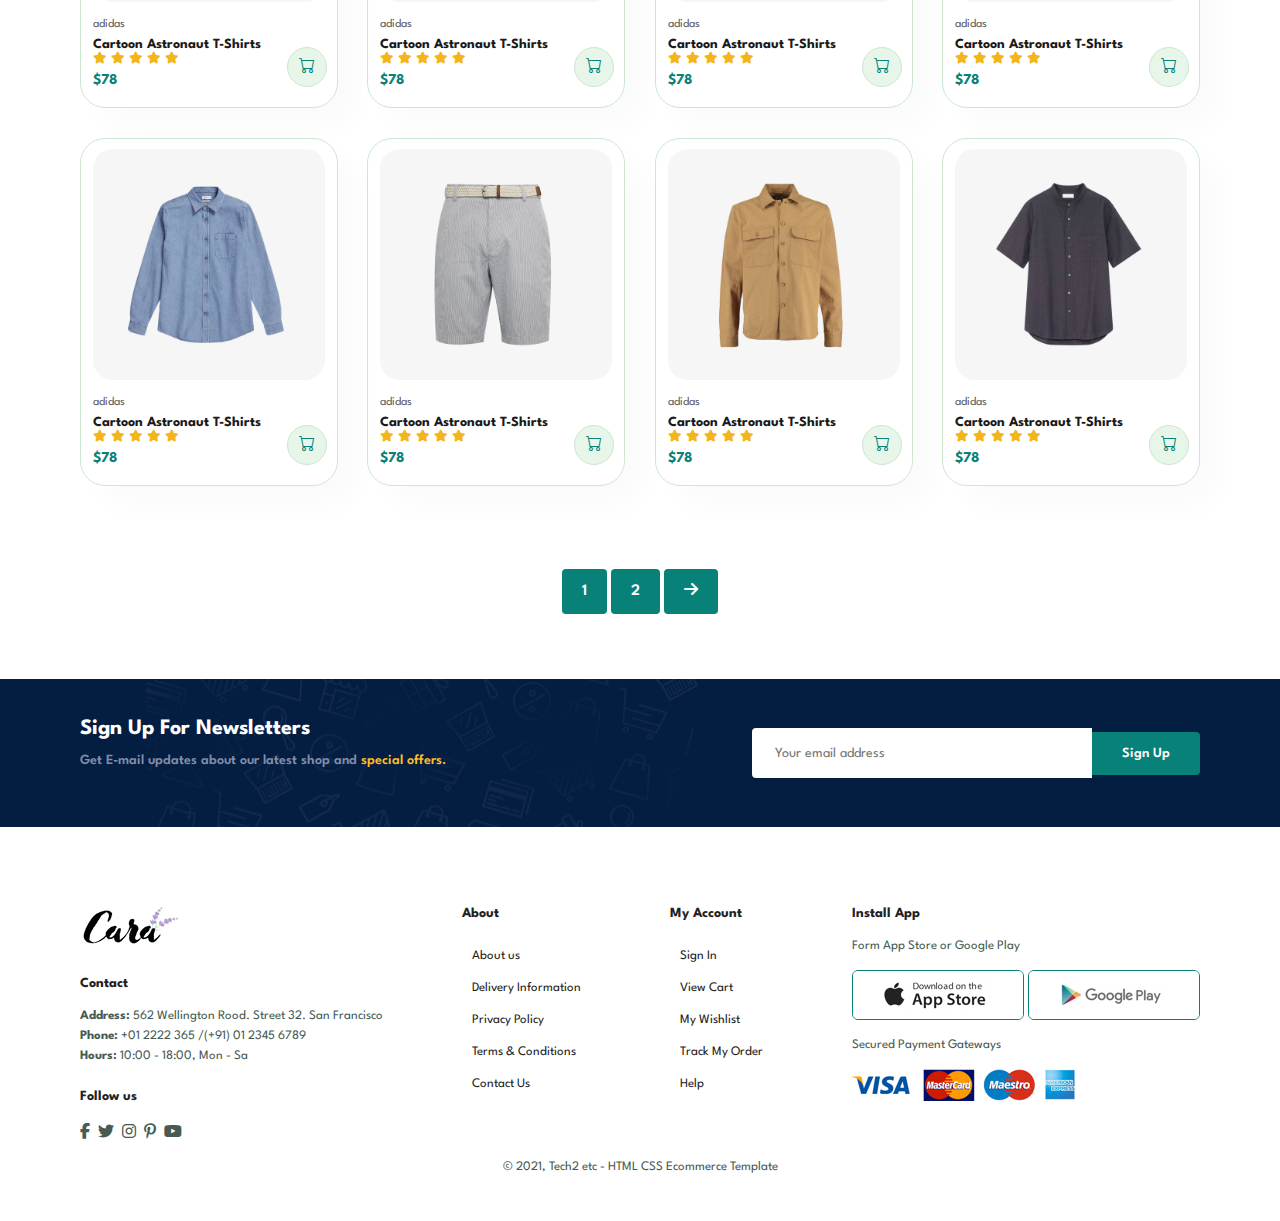
<file: shop.html>
<!DOCTYPE html>
<html lang="en">

<head>
    <meta charset="UTF-8">
    <meta name="viewport" content="width=device-width, initial-scale=1.0">
    <title>Tech2etc Ecommerce Tutorial</title>
    <link rel="stylesheet" href="https://cdnjs.cloudflare.com/ajax/libs/font-awesome/6.5.2/css/all.min.css">
    <link rel="stylesheet" href="https://cdn.jsdelivr.net/npm/bootstrap-icons@1.13.1/font/bootstrap-icons.min.css">
    <link rel="stylesheet" href="style.css">
</head>

<body>
    <section id=header>
        <a href="#"> <img src="img/logo.png" class="logo" alt=""></a>

        <div>
            <ul id="navbar">
                <li><a href="index.html">Home</a></li>
                <li><a href="shop.html" class="active">Shop</a></li>
                <li><a href="blog.html">Blog</a></li>
                <li><a href="about.html">About</a></li>
                <li><a href="contact.html">Contact</a></li>
                <li id="lg-bag"><a href="cart.html"><i class="bi bi-cart"></i></a>
                    <span id="cart_count">0</span>
                </li> <!-- login succsess -->
                <li><a href="signup.html" class="signup">Sign Up</a></li>
                <!-- <li class="user-menu">
                    <div class="avatar">
                        <img src="" alt="">
                        <span>tên tài khoản</span>
                    </div> -->
                <!-- Dropdown menu -->
                <!-- <ul class="dropdown">
                    <li><a href="#"> <i class="bi bi-gear"></i> Settings & Privacy</a></li>
                    <li><a href="#"> <i class="bi bi-question-circle"></i> Help & Support </a></li>
                    <li><a href="#"> <i class="bi bi-box-arrow-right"></i> Logout</a></li>
                </ul>
                </li> -->
                <a href="#" id="close"> <i class="bi bi-x-lg"></i></a>
            </ul>

        </div>
        <div id="mobile">
            <a href="cart.html"><i class="bi bi-bag"></i></a>
            <i id="bar" class="fas fa-outdent"></i>

        </div>
    </section>


    <section id="page-header">
        <h2>#stayhome</h2>
        <p>Save more with coupons & up to 70% off!</p>
    </section>

    <section id="filter">
        <div class="filter_main">
            <div class="sort">
                <span>Sắp xếp theo</span>
                <button class="recent">Phổ biến</button>
                <button>Mới nhất</button>
            </div>

            <div class="category">
                <span>Danh mục</span>
                <select name="category">
                    <option value="all">Tất cả</option>
                    <option value="pants">Quần</option>
                    <option value="shirt">Áo</option>
                </select>
            </div>

            <div class="price">
                <select name="price">
                    <option value="default">Giá</option>
                    <option value="asc">Giá từ thấp đến cao</option>
                    <option value="desc">Giá từ cao đến thấp</option>
                </select>
            </div>
        </div>
    </section>

    <section id="product1" class="section-p1">

        <div class="pro-container">
            <div class="pro" onclick="window.location.href='sproduct.html';">
                <img src="img/products/f1.jpg" alt="">
                <div class="des">
                    <span>adidas</span>
                    <h5>Cartoon Astronaut T-Shirts</h5>
                    <div class="star">
                        <i class="fas fa-star"></i>
                        <i class="fas fa-star"></i>
                        <i class="fas fa-star"></i>
                        <i class="fas fa-star"></i>
                        <i class="fas fa-star"></i>
                    </div>
                    <h4>$78</h4>
                </div>
                <a href="#"><i class="bi bi-cart cart"></i></a>
            </div>
            <div class="pro">
                <img src="img/products/f2.jpg" alt="">
                <div class="des">
                    <span>adidas</span>
                    <h5>Cartoon Astronaut T-Shirts</h5>
                    <div class="star">
                        <i class="fas fa-star"></i>
                        <i class="fas fa-star"></i>
                        <i class="fas fa-star"></i>
                        <i class="fas fa-star"></i>
                        <i class="fas fa-star"></i>
                    </div>
                    <h4>$78</h4>
                </div>
                <a href="#"><i class="bi bi-cart cart"></i></a>
            </div>
            <div class="pro">
                <img src="img/products/f3.jpg" alt="">
                <div class="des">
                    <span>adidas</span>
                    <h5>Cartoon Astronaut T-Shirts</h5>
                    <div class="star">
                        <i class="fas fa-star"></i>
                        <i class="fas fa-star"></i>
                        <i class="fas fa-star"></i>
                        <i class="fas fa-star"></i>
                        <i class="fas fa-star"></i>
                    </div>
                    <h4>$78</h4>
                </div>
                <a href="#"><i class="bi bi-cart cart"></i></a>
            </div>
            <div class="pro">
                <img src="img/products/f4.jpg" alt="">
                <div class="des">
                    <span>adidas</span>
                    <h5>Cartoon Astronaut T-Shirts</h5>
                    <div class="star">
                        <i class="fas fa-star"></i>
                        <i class="fas fa-star"></i>
                        <i class="fas fa-star"></i>
                        <i class="fas fa-star"></i>
                        <i class="fas fa-star"></i>
                    </div>
                    <h4>$78</h4>
                </div>
                <a href="#"><i class="bi bi-cart cart"></i></a>
            </div>
            <div class="pro">
                <img src="img/products/f5.jpg" alt="">
                <div class="des">
                    <span>adidas</span>
                    <h5>Cartoon Astronaut T-Shirts</h5>
                    <div class="star">
                        <i class="fas fa-star"></i>
                        <i class="fas fa-star"></i>
                        <i class="fas fa-star"></i>
                        <i class="fas fa-star"></i>
                        <i class="fas fa-star"></i>
                    </div>
                    <h4>$78</h4>
                </div>
                <a href="#"><i class="bi bi-cart cart"></i></a>
            </div>
            <div class="pro">
                <img src="img/products/f6.jpg" alt="">
                <div class="des">
                    <span>adidas</span>
                    <h5>Cartoon Astronaut T-Shirts</h5>
                    <div class="star">
                        <i class="fas fa-star"></i>
                        <i class="fas fa-star"></i>
                        <i class="fas fa-star"></i>
                        <i class="fas fa-star"></i>
                        <i class="fas fa-star"></i>
                    </div>
                    <h4>$78</h4>
                </div>
                <a href="#"><i class="bi bi-cart cart"></i></a>
            </div>
            <div class="pro">
                <img src="img/products/f7.jpg" alt="">
                <div class="des">
                    <span>adidas</span>
                    <h5>Cartoon Astronaut T-Shirts</h5>
                    <div class="star">
                        <i class="fas fa-star"></i>
                        <i class="fas fa-star"></i>
                        <i class="fas fa-star"></i>
                        <i class="fas fa-star"></i>
                        <i class="fas fa-star"></i>
                    </div>
                    <h4>$78</h4>
                </div>
                <a href="#"><i class="bi bi-cart cart"></i></a>
            </div>
            <div class="pro">
                <img src="img/products/f8.jpg" alt="">
                <div class="des">
                    <span>adidas</span>
                    <h5>Cartoon Astronaut T-Shirts</h5>
                    <div class="star">
                        <i class="fas fa-star"></i>
                        <i class="fas fa-star"></i>
                        <i class="fas fa-star"></i>
                        <i class="fas fa-star"></i>
                        <i class="fas fa-star"></i>
                    </div>
                    <h4>$78</h4>
                </div>
                <a href="#"><i class="bi bi-cart cart"></i></a>
            </div>

            <div class="pro">
                <img src="img/products/n1.jpg" alt="">
                <div class="des">
                    <span>adidas</span>
                    <h5>Cartoon Astronaut T-Shirts</h5>
                    <div class="star">
                        <i class="fas fa-star"></i>
                        <i class="fas fa-star"></i>
                        <i class="fas fa-star"></i>
                        <i class="fas fa-star"></i>
                        <i class="fas fa-star"></i>
                    </div>
                    <h4>$78</h4>
                </div>
                <a href="#"><i class="bi bi-cart cart"></i></a>
            </div>
            <div class="pro">
                <img src="img/products/n2.jpg" alt="">
                <div class="des">
                    <span>adidas</span>
                    <h5>Cartoon Astronaut T-Shirts</h5>
                    <div class="star">
                        <i class="fas fa-star"></i>
                        <i class="fas fa-star"></i>
                        <i class="fas fa-star"></i>
                        <i class="fas fa-star"></i>
                        <i class="fas fa-star"></i>
                    </div>
                    <h4>$78</h4>
                </div>
                <a href="#"><i class="bi bi-cart cart"></i></a>
            </div>
            <div class="pro">
                <img src="img/products/n3.jpg" alt="">
                <div class="des">
                    <span>adidas</span>
                    <h5>Cartoon Astronaut T-Shirts</h5>
                    <div class="star">
                        <i class="fas fa-star"></i>
                        <i class="fas fa-star"></i>
                        <i class="fas fa-star"></i>
                        <i class="fas fa-star"></i>
                        <i class="fas fa-star"></i>
                    </div>
                    <h4>$78</h4>
                </div>
                <a href="#"><i class="bi bi-cart cart"></i></a>
            </div>
            <div class="pro">
                <img src="img/products/n4.jpg" alt="">
                <div class="des">
                    <span>adidas</span>
                    <h5>Cartoon Astronaut T-Shirts</h5>
                    <div class="star">
                        <i class="fas fa-star"></i>
                        <i class="fas fa-star"></i>
                        <i class="fas fa-star"></i>
                        <i class="fas fa-star"></i>
                        <i class="fas fa-star"></i>
                    </div>
                    <h4>$78</h4>
                </div>
                <a href="#"><i class="bi bi-cart cart"></i></a>
            </div>
            <div class="pro">
                <img src="img/products/n5.jpg" alt="">
                <div class="des">
                    <span>adidas</span>
                    <h5>Cartoon Astronaut T-Shirts</h5>
                    <div class="star">
                        <i class="fas fa-star"></i>
                        <i class="fas fa-star"></i>
                        <i class="fas fa-star"></i>
                        <i class="fas fa-star"></i>
                        <i class="fas fa-star"></i>
                    </div>
                    <h4>$78</h4>
                </div>
                <a href="#"><i class="bi bi-cart cart"></i></a>
            </div>
            <div class="pro">
                <img src="img/products/n6.jpg" alt="">
                <div class="des">
                    <span>adidas</span>
                    <h5>Cartoon Astronaut T-Shirts</h5>
                    <div class="star">
                        <i class="fas fa-star"></i>
                        <i class="fas fa-star"></i>
                        <i class="fas fa-star"></i>
                        <i class="fas fa-star"></i>
                        <i class="fas fa-star"></i>
                    </div>
                    <h4>$78</h4>
                </div>
                <a href="#"><i class="bi bi-cart cart"></i></a>
            </div>
            <div class="pro">
                <img src="img/products/n7.jpg" alt="">
                <div class="des">
                    <span>adidas</span>
                    <h5>Cartoon Astronaut T-Shirts</h5>
                    <div class="star">
                        <i class="fas fa-star"></i>
                        <i class="fas fa-star"></i>
                        <i class="fas fa-star"></i>
                        <i class="fas fa-star"></i>
                        <i class="fas fa-star"></i>
                    </div>
                    <h4>$78</h4>
                </div>
                <a href="#"><i class="bi bi-cart cart"></i></a>
            </div>
            <div class="pro">
                <img src="img/products/n8.jpg" alt="">
                <div class="des">
                    <span>adidas</span>
                    <h5>Cartoon Astronaut T-Shirts</h5>
                    <div class="star">
                        <i class="fas fa-star"></i>
                        <i class="fas fa-star"></i>
                        <i class="fas fa-star"></i>
                        <i class="fas fa-star"></i>
                        <i class="fas fa-star"></i>
                    </div>
                    <h4>$78</h4>
                </div>
                <a href="#"><i class="bi bi-cart cart"></i></a>
            </div>
        </div>
    </section>

    <section id="pagination" class="section-p1">
        <a href="#">1</a>
        <a href="#">2</a>
        <a href="#"><i class="fa-solid fa-arrow-right"></i></a>

    </section>

    <section id="newsletter" class="section-p1 section-m1">
        <div class="newstext">
            <h4>Sign Up For Newsletters</h4>
            <p>Get E-mail updates about our latest shop and <span>special offers.</span></p>
        </div>
        <div class="form">
            <input type="text" placeholder=" Your email address">
            <button class="normal">Sign Up</button>
        </div>
    </section>


    <footer class="section-p1">
        <div class=" col">
            <img class="logo" src="img/logo.png" alt="">
            <h4>Contact</h4>
            <p><Strong>Address:</Strong> 562 Wellington Rood. Street 32. San Francisco</p>
            <p><Strong>Phone:</Strong> +01 2222 365 /(+91) 01 2345 6789</p>
            <p><Strong>Hours:</Strong> 10:00 - 18:00, Mon - Sa</p>

            <div class="follow">
                <h4>Follow us</h4>
                <div class="icon">
                    <i class="fab fa-facebook-f"></i>
                    <i class="fab fa-twitter"></i>
                    <i class="fab fa-instagram"></i>
                    <i class="fab fa-pinterest-p"></i>
                    <i class="fab fa-youtube"></i>
                </div>
            </div>
        </div>

        <div class="col">
            <h4>About</h4>
            <a href="#"> About us</a>
            <a href="#"> Delivery Information</a>
            <a href="#"> Privacy Policy</a>
            <a href="#"> Terms & Conditions</a>
            <a href="#"> Contact Us</a>
        </div>
        <div class="col">
            <h4>My Account</h4>
            <a href="#"> Sign In</a>
            <a href="#"> View Cart</a>
            <a href="#"> My Wishlist</a>
            <a href="#"> Track My Order</a>
            <a href="#"> Help</a>
        </div>

        <div class="col install">
            <h4>Install App</h4>
            <p>Form App Store or Google Play</p>
            <div class="row">
                <img src="img/pay/app.jpg" alt="">
                <img src="img/pay/play.jpg" alt="">

            </div>
            <p>Secured Payment Gateways</p>
            <img src="img/pay/pay.png" alt="">

        </div>

        <!--  tôn trọng tác giả -->
        <div class="copyright">
            <p>© 2021, Tech2 etc - HTML CSS Ecommerce Template</p>
        </div>
    </footer>

    <script src="script.js"></script>
</body>

</html>
</file>
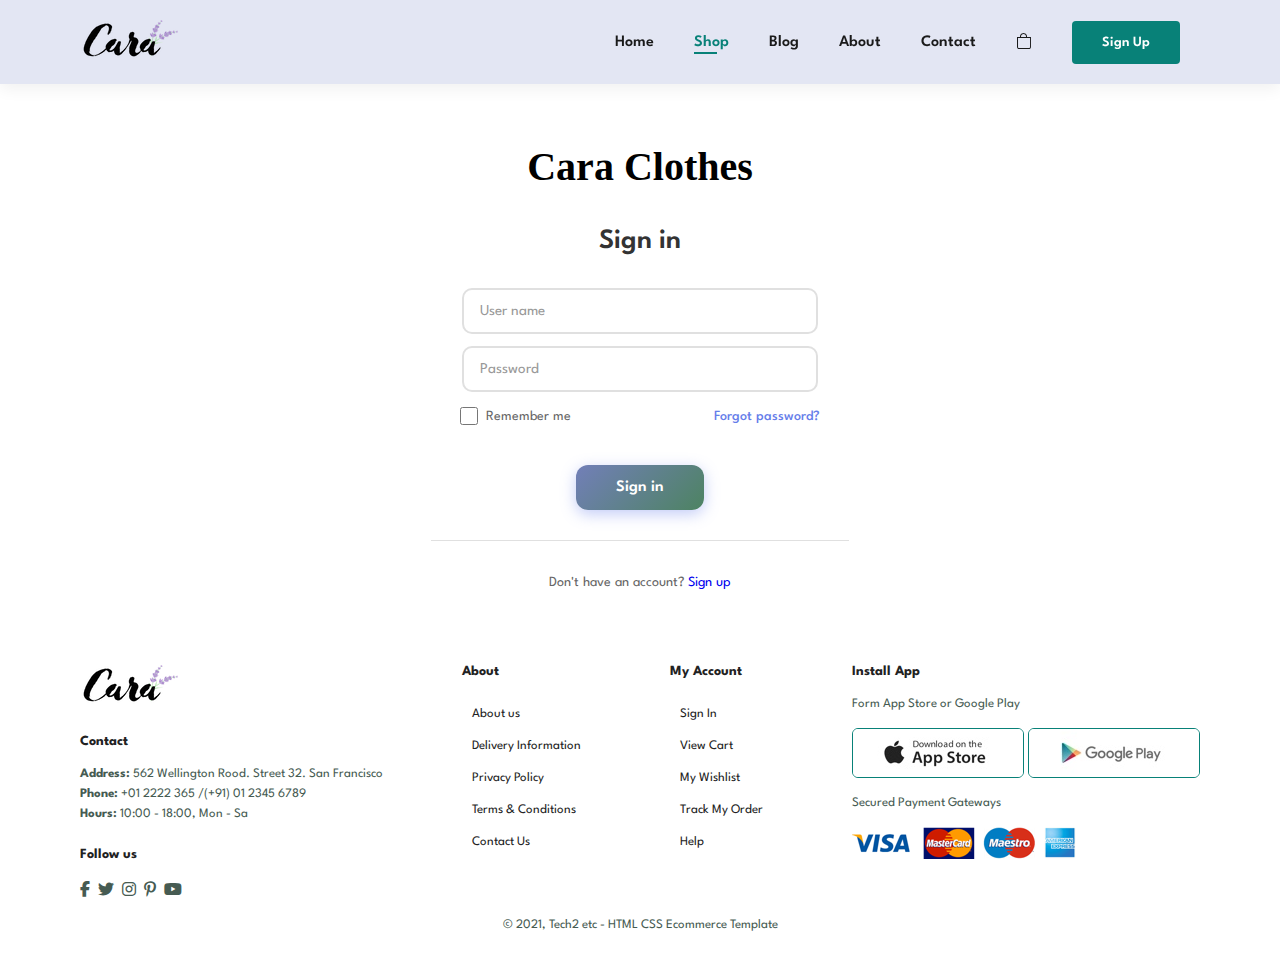
<file: signin.html>
<!DOCTYPE html>
<html lang="en">

<head>
    <meta charset="UTF-8">
    <meta name="viewport" content="width=device-width, initial-scale=1.0">
    <title>Tech2etc Ecommerce Tutorial</title>
    <link rel="stylesheet" href="https://cdnjs.cloudflare.com/ajax/libs/font-awesome/6.5.2/css/all.min.css">
    <link rel="stylesheet" href="https://cdn.jsdelivr.net/npm/bootstrap-icons@1.13.1/font/bootstrap-icons.min.css">
    <link rel="stylesheet" href="style.css">

</head>

<body>
    <section id=header>
        <a href="#"> <img src="img/logo.png" class="logo" alt=""></a>

        <div>
            <ul id="navbar">
                <li><a href="index.html">Home</a></li>
                <li><a href="shop.html" class="active">Shop</a></li>
                <li><a href="blog.html">Blog</a></li>
                <li><a href="about.html">About</a></li>
                <li><a href="contact.html">Contact</a></li>
                <li id="lg-bag"><a href="cart.html"><i class="bi bi-bag"></i></a></li>
                <li id="lg-bag"><a href="signup.html" class="signup">Sign Up</a></li>
                <a href="#" id="close"> <i class="bi bi-x-lg"></i></a>
            </ul>

        </div>
        <div id="mobile">
            <a href="cart.html"><i class="bi bi-bag"></i></a>
            <i id="bar" class="fas fa-outdent"></i>

        </div>
    </section>


    <section id="signup">
        <form action="">
            <div class="signup_Header">
                <h1> Cara Clothes</h1>
                <h2>Sign in</h2>
            </div>
            <div class="signup_Main">
                <input type="text" placeholder="User name" required>
                <input type="password" placeholder="Password" required>
            </div>

            <div class="forgot">
                <label for="remember" class="remember">
                    <input type="checkbox" id="remember">
                    <span>Remember me</span>
                </label>
                <div> <a href="#">Forgot password?</a></div>
            </div>

            <button type="submit">Sign in</button>
            <hr>
            <p>Don't have an account? <a href="#">Sign up</a></p>
        </form>
    </section>




    <footer class="section-p1">
        <div class=" col">
            <img class="logo" src="img/logo.png" alt="">
            <h4>Contact</h4>
            <p><Strong>Address:</Strong> 562 Wellington Rood. Street 32. San Francisco</p>
            <p><Strong>Phone:</Strong> +01 2222 365 /(+91) 01 2345 6789</p>
            <p><Strong>Hours:</Strong> 10:00 - 18:00, Mon - Sa</p>

            <div class="follow">
                <h4>Follow us</h4>
                <div class="icon">
                    <i class="fab fa-facebook-f"></i>
                    <i class="fab fa-twitter"></i>
                    <i class="fab fa-instagram"></i>
                    <i class="fab fa-pinterest-p"></i>
                    <i class="fab fa-youtube"></i>
                </div>
            </div>
        </div>

        <div class="col">
            <h4>About</h4>
            <a href="#"> About us</a>
            <a href="#"> Delivery Information</a>
            <a href="#"> Privacy Policy</a>
            <a href="#"> Terms & Conditions</a>
            <a href="#"> Contact Us</a>
        </div>
        <div class="col">
            <h4>My Account</h4>
            <a href="#"> Sign In</a>
            <a href="#"> View Cart</a>
            <a href="#"> My Wishlist</a>
            <a href="#"> Track My Order</a>
            <a href="#"> Help</a>
        </div>

        <div class="col install">
            <h4>Install App</h4>
            <p>Form App Store or Google Play</p>
            <div class="row">
                <img src="img/pay/app.jpg" alt="">
                <img src="img/pay/play.jpg" alt="">

            </div>
            <p>Secured Payment Gateways</p>
            <img src="img/pay/pay.png" alt="">

        </div>

        <!--  tôn trọng tác giả -->
        <div class="copyright">
            <p>© 2021, Tech2 etc - HTML CSS Ecommerce Template</p>
        </div>
    </footer>

    <script src="script.js"></script>
</body>

</html>
</file>
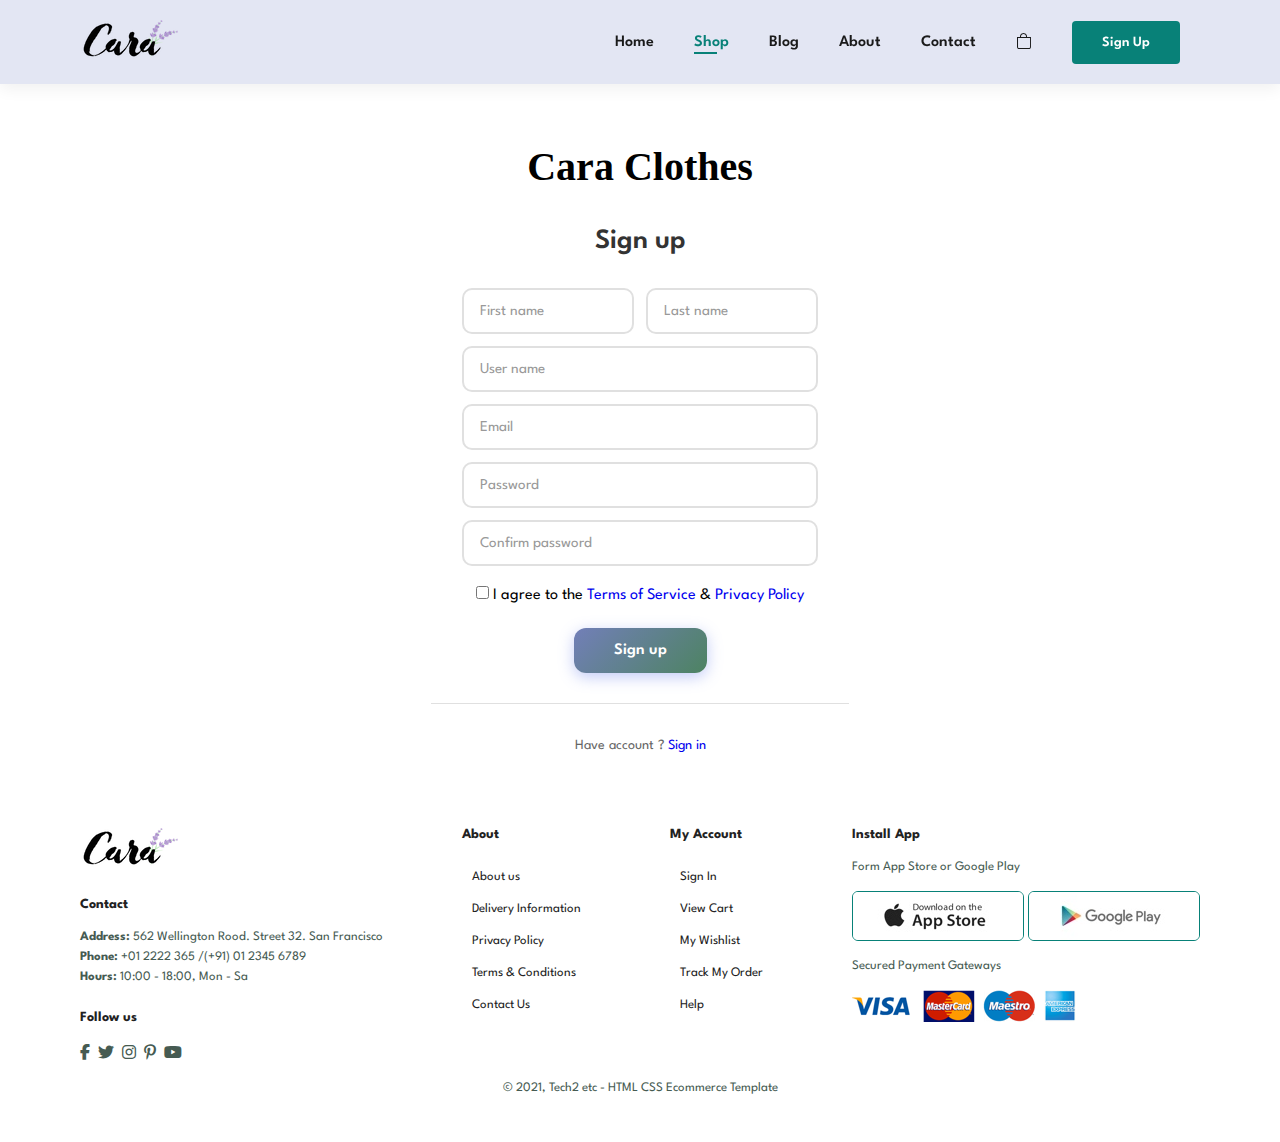
<file: signup.html>
<!DOCTYPE html>
<html lang="en">

<head>
    <meta charset="UTF-8">
    <meta name="viewport" content="width=device-width, initial-scale=1.0">
    <title>Tech2etc Ecommerce Tutorial</title>
    <link rel="stylesheet" href="https://cdnjs.cloudflare.com/ajax/libs/font-awesome/6.5.2/css/all.min.css">
    <link rel="stylesheet" href="https://cdn.jsdelivr.net/npm/bootstrap-icons@1.13.1/font/bootstrap-icons.min.css">
    <link rel="stylesheet" href="style.css">

</head>

<body>
    <section id=header>
        <a href="#"> <img src="img/logo.png" class="logo" alt=""></a>

        <div>
            <ul id="navbar">
                <li><a href="index.html">Home</a></li>
                <li><a href="shop.html" class="active">Shop</a></li>
                <li><a href="blog.html">Blog</a></li>
                <li><a href="about.html">About</a></li>
                <li><a href="contact.html">Contact</a></li>
                <li id="lg-bag"><a href="cart.html"><i class="bi bi-bag"></i></a></li>
                <li id="lg-bag"><a href="signup.html" class="signup">Sign Up</a></li>
                <a href="#" id="close"> <i class="bi bi-x-lg"></i></a>
            </ul>

        </div>
        <div id="mobile">
            <a href="cart.html"><i class="bi bi-bag"></i></a>
            <i id="bar" class="fas fa-outdent"></i>

        </div>
    </section>
<!-- update branch hieu -->

    <section id="signup">
        <form action="">
            <div class="signup_Header">
                <h1> Cara Clothes</h1>
                <h2>Sign up</h2>
            </div>
            <div class="signup_Main">
                <div class="signup_main_div">
                    <input type="text" placeholder="First name">
                    <input type="text" placeholder="Last name">
                </div>
                <input type="text" placeholder="User name">
                <input type="text" placeholder="Email">
                <input type="text" name="" placeholder="Password" id="">
                <input type="text" name="" placeholder="Confirm password" id="">

            </div>
            <span class="visible"></span>
            <label>
                <input type="checkbox" required>
                I agree to the <a href="#">Terms of Service</a> & <a href="#">Privacy Policy</a>
            </label>
            <button>Sign up</button>
            <hr>
            <p>Have account ? <a href="#">Sign in</a></p>
        </form>

    </section>




    <footer class="section-p1">
        <div class=" col">
            <img class="logo" src="img/logo.png" alt="">
            <h4>Contact</h4>
            <p><Strong>Address:</Strong> 562 Wellington Rood. Street 32. San Francisco</p>
            <p><Strong>Phone:</Strong> +01 2222 365 /(+91) 01 2345 6789</p>
            <p><Strong>Hours:</Strong> 10:00 - 18:00, Mon - Sa</p>

            <div class="follow">
                <h4>Follow us</h4>
                <div class="icon">
                    <i class="fab fa-facebook-f"></i>
                    <i class="fab fa-twitter"></i>
                    <i class="fab fa-instagram"></i>
                    <i class="fab fa-pinterest-p"></i>
                    <i class="fab fa-youtube"></i>
                </div>
            </div>
        </div>

        <div class="col">
            <h4>About</h4>
            <a href="#"> About us</a>
            <a href="#"> Delivery Information</a>
            <a href="#"> Privacy Policy</a>
            <a href="#"> Terms & Conditions</a>
            <a href="#"> Contact Us</a>
        </div>
        <div class="col">
            <h4>My Account</h4>
            <a href="#"> Sign In</a>
            <a href="#"> View Cart</a>
            <a href="#"> My Wishlist</a>
            <a href="#"> Track My Order</a>
            <a href="#"> Help</a>
        </div>

        <div class="col install">
            <h4>Install App</h4>
            <p>Form App Store or Google Play</p>
            <div class="row">
                <img src="img/pay/app.jpg" alt="">
                <img src="img/pay/play.jpg" alt="">

            </div>
            <p>Secured Payment Gateways</p>
            <img src="img/pay/pay.png" alt="">

        </div>

        <!--  tôn trọng tác giả -->
        <div class="copyright">
            <p>© 2021, Tech2 etc - HTML CSS Ecommerce Template</p>
        </div>
    </footer>

    <script src="script.js"></script>
</body>

</html>
</file>
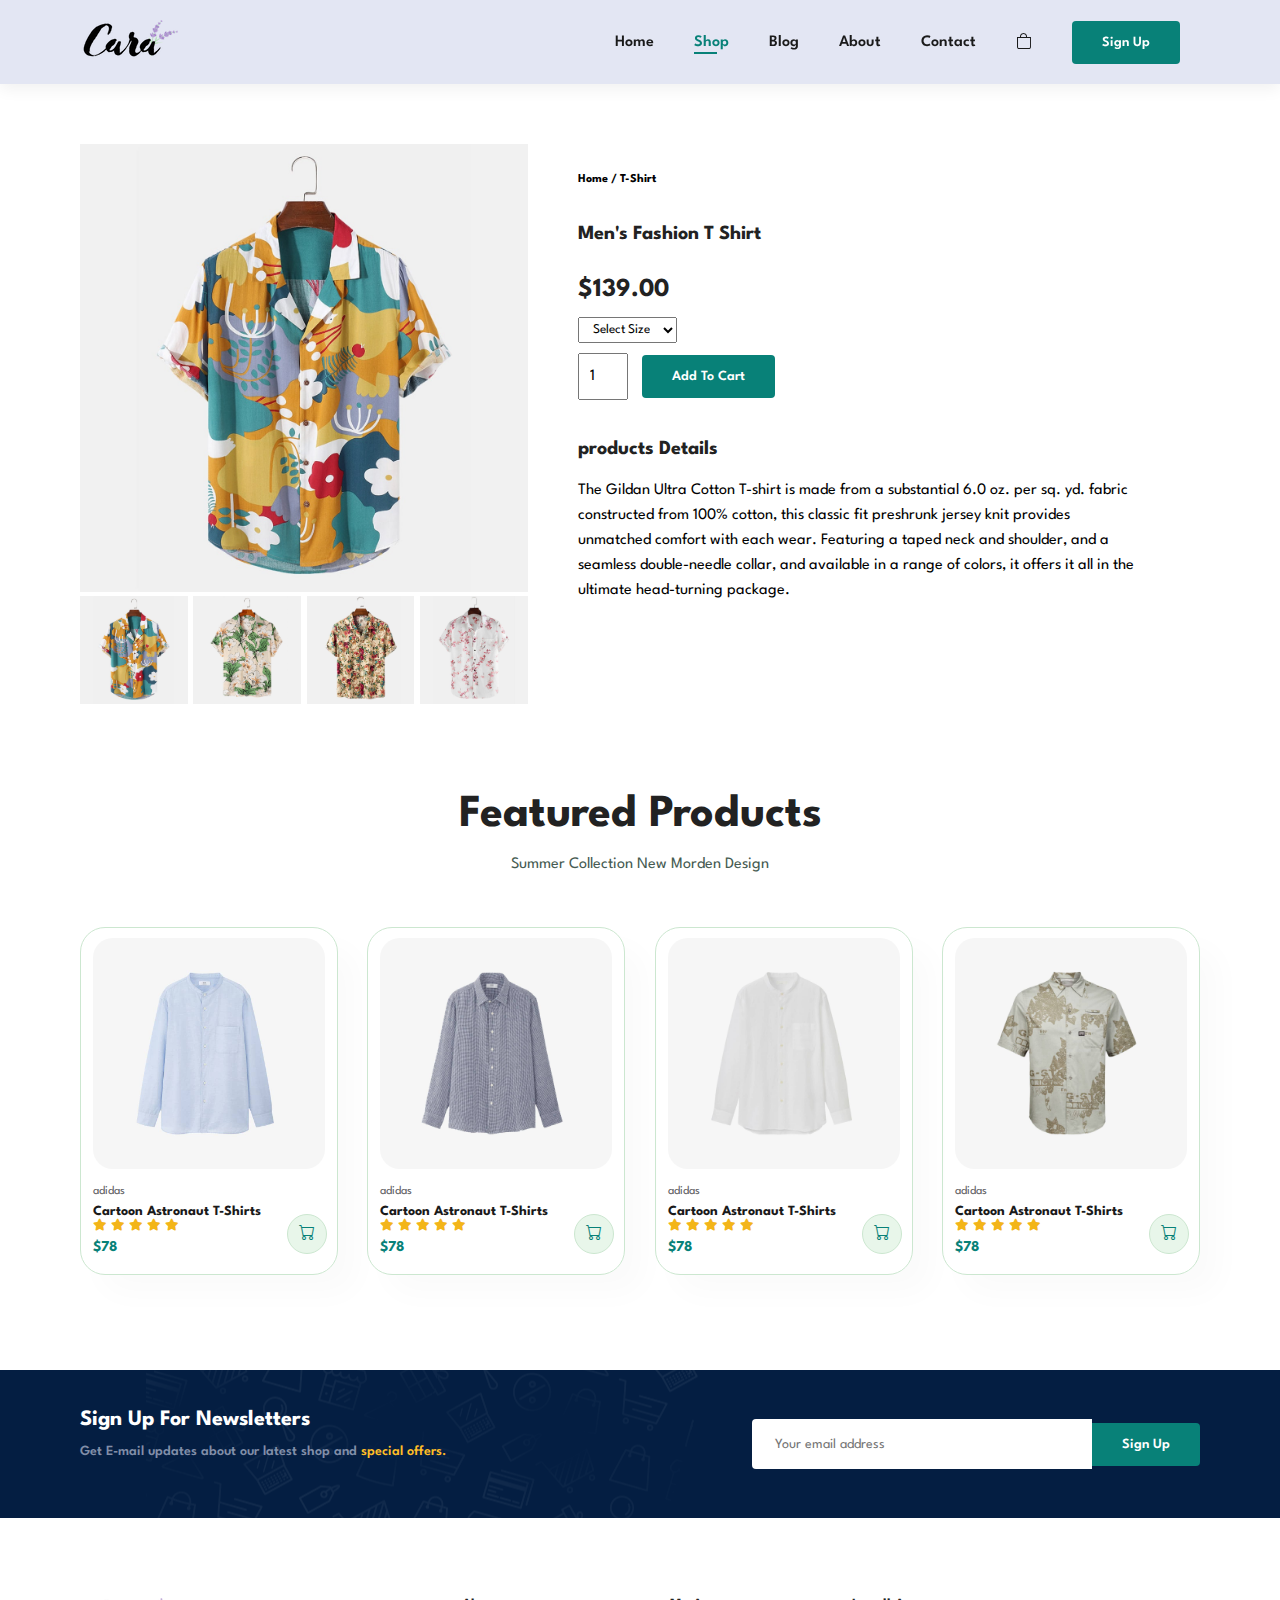
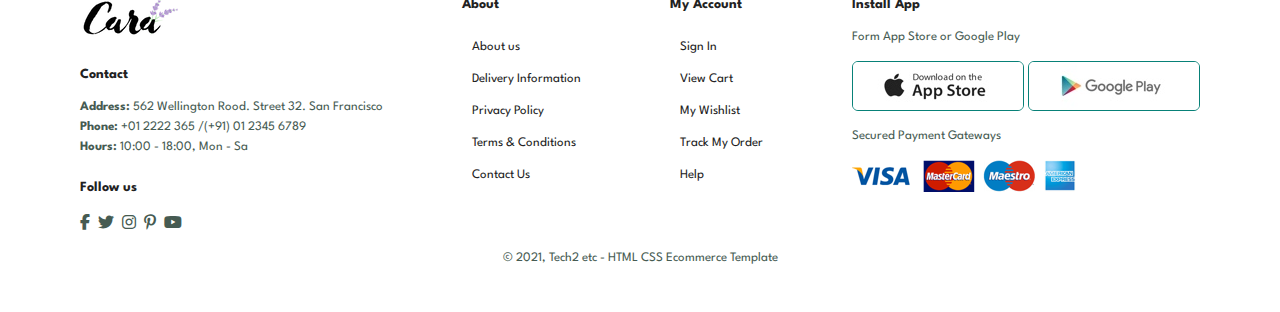
<file: sproduct.html>
<!DOCTYPE html>
<html lang="en">

<head>
    <meta charset="UTF-8">
    <meta name="viewport" content="width=device-width, initial-scale=1.0">
    <title>Tech2etc Ecommerce Tutorial</title>
    <link rel="stylesheet" href="https://cdnjs.cloudflare.com/ajax/libs/font-awesome/6.5.2/css/all.min.css">
    <link rel="stylesheet" href="https://cdn.jsdelivr.net/npm/bootstrap-icons@1.13.1/font/bootstrap-icons.min.css">
    <link rel="stylesheet" href="style.css">
</head>

<body>
    <section id=header>
        <a href="#"> <img src="img/logo.png" class="logo" alt=""></a>

        <div>
            <ul id="navbar">
                <li><a href="index.html">Home</a></li>
                <li><a href="shop.html" class="active">Shop</a></li>
                <li><a href="blog.html">Blog</a></li>
                <li><a href="about.html">About</a></li>
                <li><a href="contact.html">Contact</a></li>
                <li id="lg-bag"><a href="cart.html"><i class="bi bi-bag"></i></a></li>
                <li id="lg-bag"><a href="signup.html" class="signup">Sign Up</a></li>
                <a href="#" id="close"> <i class="bi bi-x-lg"></i></a>
            </ul>

        </div>
        <div id="mobile">
            <a href="cart.html"><i class="bi bi-bag"></i></a>
            <i id="bar" class="fas fa-outdent"></i>

        </div>
    </section>



    <section id="prodetails" class="section-p1">
        <div class="single-pro-image">
            <img src="img/products/f1.jpg" width="100%" id="MainImg" alt="">

            <div class="small-img-group">
                <div class="small-img-col">
                    <img src="img/products/f1.jpg" width="100%" class="small-img" alt="">
                </div>
                <div class="small-img-col">
                    <img src="img/products/f2.jpg" width="100%" class="small-img" alt="">
                </div>
                <div class="small-img-col">
                    <img src="img/products/f3.jpg" width="100%" class="small-img" alt="">
                </div>
                <div class="small-img-col">
                    <img src="img/products/f4.jpg" width="100%" class="small-img" alt="">
                </div>
            </div>

        </div>

        <div class="sing-pro-details">
            <h6>Home / T-Shirt</h6>
            <h4>Men's Fashion T Shirt</h4>
            <h2>$139.00</h2>
            <select>
                <option>Select Size</option>
                <option>XL</option>
                <option>XXL</option>
                <option>Small</option>
                <option>Large</option>
            </select>
            <input type="number" value="1">
            <button class="normal">Add To Cart</button>
            <h4>products Details</h4>
            <span>The Gildan Ultra Cotton T-shirt is made from a substantial 6.0 oz. per sq. yd. fabric constructed from
                100% cotton, this classic fit preshrunk jersey knit provides unmatched comfort with each wear. Featuring
                a taped neck and shoulder, and a seamless double-needle collar, and available in a range of colors, it
                offers it all in the ultimate head-turning package.</span>
        </div>
    </section>

    <section id="product1" class="section-p1">
        <h2>Featured Products</h2>
        <p>Summer Collection New Morden Design</p>
        <div class="pro-container">
            <div class="pro">
                <img src="img/products/n1.jpg" alt="">
                <div class="des">
                    <span>adidas</span>
                    <h5>Cartoon Astronaut T-Shirts</h5>
                    <div class="star">
                        <i class="fas fa-star"></i>
                        <i class="fas fa-star"></i>
                        <i class="fas fa-star"></i>
                        <i class="fas fa-star"></i>
                        <i class="fas fa-star"></i>
                    </div>
                    <h4>$78</h4>
                </div>
                <a href="#"><i class="bi bi-cart cart"></i></a>
            </div>
            <div class="pro">
                <img src="img/products/n2.jpg" alt="">
                <div class="des">
                    <span>adidas</span>
                    <h5>Cartoon Astronaut T-Shirts</h5>
                    <div class="star">
                        <i class="fas fa-star"></i>
                        <i class="fas fa-star"></i>
                        <i class="fas fa-star"></i>
                        <i class="fas fa-star"></i>
                        <i class="fas fa-star"></i>
                    </div>
                    <h4>$78</h4>
                </div>
                <a href="#"><i class="bi bi-cart cart"></i></a>
            </div>
            <div class="pro">
                <img src="img/products/n3.jpg" alt="">
                <div class="des">
                    <span>adidas</span>
                    <h5>Cartoon Astronaut T-Shirts</h5>
                    <div class="star">
                        <i class="fas fa-star"></i>
                        <i class="fas fa-star"></i>
                        <i class="fas fa-star"></i>
                        <i class="fas fa-star"></i>
                        <i class="fas fa-star"></i>
                    </div>
                    <h4>$78</h4>
                </div>
                <a href="#"><i class="bi bi-cart cart"></i></a>
            </div>
            <div class="pro">
                <img src="img/products/n4.jpg" alt="">
                <div class="des">
                    <span>adidas</span>
                    <h5>Cartoon Astronaut T-Shirts</h5>
                    <div class="star">
                        <i class="fas fa-star"></i>
                        <i class="fas fa-star"></i>
                        <i class="fas fa-star"></i>
                        <i class="fas fa-star"></i>
                        <i class="fas fa-star"></i>
                    </div>
                    <h4>$78</h4>
                </div>
                <a href="#"><i class="bi bi-cart cart"></i></a>
            </div>

        </div>
    </section>

    <section id="newsletter" class="section-p1 section-m1">
        <div class="newstext">
            <h4>Sign Up For Newsletters</h4>
            <p>Get E-mail updates about our latest shop and <span>special offers.</span></p>
        </div>
        <div class="form">
            <input type="text" placeholder=" Your email address">
            <button class="normal">Sign Up</button>
        </div>
    </section>


    <footer class="section-p1">
        <div class=" col">
            <img class="logo" src="img/logo.png" alt="">
            <h4>Contact</h4>
            <p><Strong>Address:</Strong> 562 Wellington Rood. Street 32. San Francisco</p>
            <p><Strong>Phone:</Strong> +01 2222 365 /(+91) 01 2345 6789</p>
            <p><Strong>Hours:</Strong> 10:00 - 18:00, Mon - Sa</p>

            <div class="follow">
                <h4>Follow us</h4>
                <div class="icon">
                    <i class="fab fa-facebook-f"></i>
                    <i class="fab fa-twitter"></i>
                    <i class="fab fa-instagram"></i>
                    <i class="fab fa-pinterest-p"></i>
                    <i class="fab fa-youtube"></i>
                </div>
            </div>
        </div>

        <div class="col">
            <h4>About</h4>
            <a href="#"> About us</a>
            <a href="#"> Delivery Information</a>
            <a href="#"> Privacy Policy</a>
            <a href="#"> Terms & Conditions</a>
            <a href="#"> Contact Us</a>
        </div>
        <div class="col">
            <h4>My Account</h4>
            <a href="#"> Sign In</a>
            <a href="#"> View Cart</a>
            <a href="#"> My Wishlist</a>
            <a href="#"> Track My Order</a>
            <a href="#"> Help</a>
        </div>

        <div class="col install">
            <h4>Install App</h4>
            <p>Form App Store or Google Play</p>
            <div class="row">
                <img src="img/pay/app.jpg" alt="">
                <img src="img/pay/play.jpg" alt="">

            </div>
            <p>Secured Payment Gateways</p>
            <img src="img/pay/pay.png" alt="">

        </div>

        <!--  tôn trọng tác giả -->
        <div class="copyright">
            <p>© 2021, Tech2 etc - HTML CSS Ecommerce Template</p>
        </div>
    </footer>

    <script>
        var MainImg = document.getElementById("MainImg");
        var smallimg = document.getElementsByClassName("small-img");

        smallimg[0].onclick = function () {
            MainImg.src = smallimg[0].src;
        }

        smallimg[1].onclick = function () {
            MainImg.src = smallimg[1].src;
        }
        smallimg[2].onclick = function () {
            MainImg.src = smallimg[2].src;
        }
        smallimg[3].onclick = function () {
            MainImg.src = smallimg[3].src;
        }


    </script>

    <script src="script.js"></script>
</body>

</html>
</file>
<file: style.css>
@import url('https://fonts.googleapis.com/css2?family=Spartan:wght@100;200;300;400;500;600;700;800;900&display=swap');

/*Reset */
* {
    margin: 0;
    padding: 0;
    box-sizing: border-box;
    font-family: "Spartan", sans-serif;
}

h1 {
    font-size: 50px;
    line-height: 64px;
    color: #222;
}

h2 {
    font-size: 46px;
    line-height: 54px;
    color: #222;
}

h4 {
    font-size: 20px;
    color: #222;
}

h6 {
    font-weight: 700;
    font-size: 12px;
}

p {
    font-size: 16px;
    color: #465b52;
    margin: 15px 0 20px 0;
}

.section-p1 {
    padding: 40px 80px;
}

.section-m1 {
    margin: 40px 0;
}

button.normal {
    font-size: 14px;
    font-weight: 600;
    padding: 15px 30px;
    color: #000;
    background-color: #fff;
    border-radius: 4px;
    cursor: pointer;
    outline: none;
    border: none;
    transition: 0.2;
}

#navbar li .signup {
    background: #088178;
    color: #fff;
    white-space: nowrap;
    border-top-left-radius: 0;
    border-bottom-left-radius: 0;
    font-size: 14px;
    font-weight: 600;
    padding: 15px 30px;
    border-radius: 4px;
    cursor: pointer;
    outline: none;
    border: none;
}

#navbar li a.signup:hover {
    color: #fff;
}

body {
    width: 100%;
}

/*Header Start*/

#header {
    display: flex;
    align-items: center;
    justify-content: space-between;
    padding: 20px 80px;
    background: #E3E6F3;
    box-shadow: 0 5px 15px rgba(0, 0, 0, 0.06);
    z-index: 999;
    position: sticky;
    top: 0;
    left: 0;
}

#navbar {
    display: flex;
    align-items: center;
    justify-content: center;

}

#navbar li {
    list-style: none;
    padding: 0 20px;
    position: relative;

}

#navbar li a {
    text-decoration: none;
    font-size: 16px;
    font-weight: 600;
    color: #1a1a1a;
    transition: 0.3s ease;
    /* hover mượt hơn*/
}

#navbar li a:hover,
#navbar li a.active {
    color: #088178;
}

#navbar li a.active::after,
#navbar li a:hover::after {
    content: "";
    width: 30%;
    height: 2px;
    background: #088178;
    position: absolute;
    bottom: -4px;
    left: 20px;
}

#mobile {
    display: none;
    align-items: center;
}

#close {
    display: none;
}

/*Home Page*/

#hero {
    background-image: url("img/hero4.png");
    /*  ảnh full screen tự response luôn :V*/
    height: 90vh;
    width: 100%;
    background-size: cover;
    background-position: top 25% right 0;
    /*  ========================*/
    padding: 0 80px;
    display: flex;
    align-items: flex-start;
    justify-content: center;
    flex-direction: column;
}

#hero h4 {
    padding-bottom: 15px;

}

#hero h1 {
    color: #088178;

}

#hero button {
    background-image: url("img/button.png");
    background-color: transparent;
    /*  transparent nền trong suốt hoàn toàn*/
    color: #088178;
    border: 0;
    padding: 14px 80px 14px 65px;
    background-repeat: no-repeat;
    cursor: pointer;
    font-weight: 700;
    font-size: 15px;
}

#feature .fe-box {
    width: 180px;
    text-align: center;
    padding: 25px 15px;
    box-shadow: 20px 20px 34px rgba(0, 0, 0, 0.03);
    border: 1px solid #cce7d0;
    border-radius: 4px;
    margin: 15px 0;

}

#feature {
    display: flex;
    align-items: center;
    justify-content: space-between;
    flex-wrap: wrap;
}

/* tạo ánh sáng khi nháy vào */
#feature .fe-box:hover {
    box-shadow: 10px 10px 54px rgba(70, 62, 221, 0.1);

}

#feature .fe-box img {
    width: 100%;
    margin-bottom: 10px;
}

#feature .fe-box h6 {
    display: inline-block;
    padding: 9px 8px 6px 8px;
    line-height: 1;
    border-radius: 4px;
    color: #088178;
    background-color: #fddde4;
}

/* con thứ n của feature và h6 trong fe-box */
#feature .fe-box:nth-child(2) h6 {
    background-color: #cdebbc;
}

#feature .fe-box:nth-child(3) h6 {
    background-color: #d1e8f2;
}

#feature .fe-box:nth-child(4) h6 {
    background-color: #cdd4f8;
}

#feature .fe-box:nth-child(5) h6 {
    background-color: #f6dbf6;
}

#feature .fe-box:nth-child(6) h6 {
    background-color: #fff2e5;
}

#product1 {
    text-align: center;
}

#product1 .pro {
    width: 23%;
    min-width: 250px;
    padding: 10px 12px;
    border: 1px solid #cce7d0;
    border-radius: 25px;
    cursor: pointer;
    box-shadow: 20px 20px 30px rgba(0, 0, 0, 0.02);
    margin: 15px 0;
    transition: 0.2 ease;
    position: relative;
}

#product1 .pro:hover {
    box-shadow: 20px 20px 30px rgba(0, 0, 0, 0.06);

}

#product1 .pro img {
    width: 100%;
    border-radius: 20px;
}

#product1 .pro .des {
    text-align: start;
    padding: 10px 0;
}

#product1 .pro .des span {
    color: #606063;
    font-size: 12px;

}

#product1 .pro .des h5 {
    padding-top: 7px;
    color: #1a1a1a;
    font-size: 14px;
}

#product1 .pro .des i {
    font-size: 12px;
    color: rgb(243, 181, 25);
}

#product1 .pro .des h4 {
    padding-top: 7px;
    font-size: 15px;
    font-weight: 700;
    color: #088178;
}

#product1 .pro .cart {
    width: 40px;
    height: 40px;
    line-height: 40px;
    border-radius: 50px;
    background-color: #e8f6ea;
    font-weight: 500;
    color: #088178;
    border: 1px solid #cce7d0;
    position: absolute;
    bottom: 20px;
    right: 10px
}

#product1 .pro-container {
    display: flex;
    justify-content: space-between;
    padding-top: 20px;
    flex-wrap: wrap;
}

#banner {
    display: flex;
    flex-direction: column;
    justify-content: center;
    align-items: center;
    text-align: center;
    background-image: url("img/banner/b2.jpg");
    width: 100%;
    height: 40vh;
    background-size: cover;
    background-position: center;

}

#banner h4 {
    color: #fff;
    font-size: 16px;
}

#banner h2 {
    color: #fff;
    font-size: 30px;
    padding: 10px 0;
}

#banner h2 span {
    color: #ef3636;
    font-size: 20px;
}

#banner button:hover {
    background: #088178;
    color: #fff;
}

#sm-banner .banner-box {
    display: flex;
    flex-direction: column;
    justify-content: center;
    align-items: flex-start;
    background-image: url("img/banner/b17.jpg");
    min-width: 580px;
    height: 50vh;
    background-size: cover;
    background-position: center;
    padding: 30px;
}

#sm-banner .banner-box2 {
    background-image: url("img/banner/b10.jpg");

}


#sm-banner {
    display: flex;
    justify-content: space-between;
    flex-wrap: wrap;
}

#sm-banner h4 {
    color: #fff;
    font-size: 20px;
    font-weight: 300;
}

#sm-banner h2 {
    color: #fff;
    font-size: 28px;
    font-weight: 800;
}

#sm-banner span {
    color: #fff;
    font-size: 14px;
    font-weight: 500;
    padding-bottom: 15px;
}

button.white {
    font-size: 13px;
    font-weight: 600;
    padding: 11px 18px;
    color: #fff;
    background-color: transparent;
    cursor: pointer;
    outline: none;
    border: 1px solid #fff;
    transition: 0.2;
}

/* khi di chuột vào banner hình ảnh thì button đổi màu sắc */
#sm-banner .banner-box:hover button {
    background: #088178;
    border: 1px solid #088178;
}

#banner3 .banner-box {
    display: flex;
    flex-direction: column;
    justify-content: center;
    align-items: flex-start;
    background-image: url("img/banner/b7.jpg");
    min-width: 30%;
    height: 30vh;
    background-size: cover;
    background-position: center;
    padding: 20px;
    margin-bottom: 20px;
}

#banner3 .banner-box2 {

    background-image: url("img/banner/b4.jpg");

}

#banner3 .banner-box3 {

    background-image: url("img/banner/b18.jpg");

}

#banner3 h2 {
    color: #fff;
    font-weight: 900;
    font-size: 22px;

}

#banner3 h3 {
    color: #ec544e;
    font-weight: 800;
    font-size: 15px;

}

#banner3 {
    display: flex;
    justify-content: space-between;
    flex-wrap: wrap;
    padding: 0 80px;
}


#newsletter {
    display: flex;
    justify-content: space-between;
    flex-wrap: wrap;
    align-content: center;
    background-image: url("img/banner/b14.png");
    background-repeat: no-repeat;
    background-position: 20% 30%;
    background-color: #041e42;
}

#newsletter h4 {
    font-size: 22px;
    font-weight: 700;
    color: #fff;
}

#newsletter p {
    font-size: 14px;
    font-weight: 600;
    color: #818ea8;
}

#newsletter p span {
    color: #ffbd27;
}

#newsletter .form {
    display: flex;
    width: 40%;
    align-items: center;
}

#newsletter input {
    height: 3.125rem;
    padding: 0 1.25em;
    font-size: 14px;
    width: 100%;
    border: 1px solid transparent;
    border-radius: 4px;
    outline: none;
    border-top-right-radius: 0;
    border-bottom-right-radius: 0;
}

#newsletter button {
    background: #088178;
    color: #fff;
    white-space: nowrap;
    border-top-left-radius: 0;
    border-bottom-left-radius: 0;
}

footer {
    display: flex;
    flex-wrap: wrap;
    justify-content: space-between;
}

footer .col {
    display: flex;
    flex-direction: column;
    align-items: flex-start;
    margin-bottom: 20px;

}

footer .logo {
    margin-bottom: 30px;
}

footer h4 {
    font-size: 14px;
    padding-bottom: 20px;

}

footer p {
    font-size: 13px;
    margin: 0 0 8px 0;
}

footer a {
    font-size: 13px;
    text-decoration: none;
    margin: 10px;
    color: #222;
}

footer .follow {
    margin-top: 20px;
}

footer .follow i {
    color: #465b52;
    padding-right: 4px;
    cursor: pointer;
}

footer .install .row img {
    border: 1px solid #088178;
    border-radius: 6px;
}

footer .install img {
    margin: 10px 0 15px 0;
}

footer .follow i:hover,
footer a:hover {
    color: #088178;

}

footer .copyright {
    width: 100%;
    text-align: center;

}


/*Shop Start*/
#page-header {
    background-image: url(img/banner/b1.jpg);
    width: 100%;
    height: 40vh;
    background-repeat: no-repeat;
    background-size: cover;
    display: flex;
    justify-content: center;
    text-align: center;
    flex-direction: column;
    padding: 14px;
}

#page-header h2,
#page-header p {
    color: #fff;
}

#pagination {
    text-align: center;
}

#pagination a {
    text-decoration: none;
    background-color: #088178;
    padding: 15px 20px;
    border-radius: 4px;
    color: #fff;
    font-weight: 600;
}

#pagination a i {
    font-size: 16px;
    font-weight: 600;
}

/* single product */
#prodetails {
    display: flex;
    margin-top: 20px;
}

#prodetails .sing-pro-details {
    width: 50%;
    padding-top: 30px;
}

.small-img-group {
    display: flex;
    justify-content: space-between;
}

.small-img-col {
    flex-basis: 24%;
    cursor: pointer;
}


#prodetails .single-pro-image {
    width: 40%;
    margin-right: 50px;

}

#prodetails .sing-pro-details h4 {
    padding: 40px 0 20px 0;
}

#prodetails .sing-pro-details h2 {
    font-size: 26px;
}

#prodetails .sing-pro-details select {
    display: block;
    padding: 5px 10px;
    margin-bottom: 10px;
}

#prodetails .sing-pro-details input {
    width: 50px;
    height: 47px;
    padding-left: 10px;
    font-size: 16px;
    margin-right: 10px;
}

#prodetails .sing-pro-details input:focus {
    outline: none;
}

#prodetails .sing-pro-details button {
    background-color: #088178;
    color: #fff;
}

#prodetails .sing-pro-details span {
    line-height: 25px;
}

/* Blog page */
#page-header.blog-header {
    background-image: url(img/banner/b19.jpg);
}

#blog {
    padding: 150px 150px 0 150px;
}

#blog .blog-box {
    display: flex;
    align-items: center;
    width: 100%;
    position: relative;
    padding-bottom: 90px;
}

#blog .blog-img {
    width: 50%;
    margin-right: 40px;
}

#blog img {
    width: 100%;
    height: 300px;
    object-fit: cover;
}

#blog .blog-details {
    width: 50%;

}

#blog .blog-details a {
    text-decoration: none;
    font-size: 11px;
    color: #000;
    font-weight: 700;
    position: relative;
    transform: 0.3s;
}

/* tạo line đen */
#blog .blog-details a::after {
    content: "";
    width: 50px;
    height: 1px;
    background-color: #000;
    position: absolute;
    top: 4px;
    right: -60px;
}

#blog .blog-details a:hover {
    color: #088178;
}

#blog .blog-details a:hover::after {
    background-color: #088178;
}


#blog .blog-box h1 {
    position: absolute;
    top: -40px;
    left: 0;
    font-size: 70px;
    font-weight: 700;
    color: #c9cbce;
    z-index: -9;
}

/* about Page */
#page-header.about-header {
    background-image: url(img/about/banner.png);
}

#about-head img {
    width: 50%;
    height: auto;
}

#about-head {
    display: flex;
    align-items: center;
}

#about-head div {
    padding-left: 40px;
}

#about-app {
    text-align: center;
}

/* margin này cũng là 1 cách căn giữa */
#about-app .video {
    width: 70%;
    height: 100%;
    margin: 30px auto 0 auto;
}

#about-app .video video {
    width: 100%;
    height: 100%;
    border-radius: 20px;
}

/* contact Page */
#contact-details {
    display: flex;
    align-items: center;
    justify-content: space-between;
}

#contact-details .details {
    width: 40%;
}

#contact-details .details span,
#form-details form span {
    font-size: 12px;

}

#contact-details .details h2,
#form-details form h2 {
    font-size: 26px;
    line-height: 35px;
    padding: 20px 0;
}

#contact-details .details h3 {
    font-size: 16px;
    padding-bottom: 15px;
}


#contact-details .details li {
    list-style: none;
    display: flex;
    padding: 10px 0;
}

#contact-details .details li i {
    font-style: 14px;
    padding-right: 22px;
}

#contact-details .details li p {
    margin: 0;
    font-style: 14px;
}

#contact-details .map {
    width: 55%;
    height: 400px;

}

#contact-details .map iframe {
    width: 100%;
    height: 100%;
}

#form-details {
    display: flex;
    justify-content: space-between;
    margin: 30px;
    padding: 80px;
    border: 1px solid #e1e1e1;
}

#form-details form {
    width: 65%;
    display: flex;
    flex-direction: column;
    align-items: flex-start;
}

#form-details form input,
#form-details form textarea {
    width: 100%;
    padding: 12px 15px;
    outline: none;
    margin-bottom: 20px;
    border: 1px solid #e1e1e1;

}

#form-details form button {
    background-color: #088178;
    color: #fff;
}

#form-details .people div {
    padding-bottom: 25px;
    display: flex;
    align-items: flex-start;
}

#form-details .people div img {
    width: 65px;
    height: 65px;
    object-fit: cover;
    margin-right: 15px;
}

#form-details .people div p {
    margin: 0;
    font-size: 13px;
    line-height: 25px;

}

#form-details .people div p span {
    display: block;
    font-size: 16px;
    font-weight: 600;
    color: #000;
}

/* Cart Page */
#cart table {
    width: 100%;
    border-collapse: collapse;
    table-layout: fixed;
    white-space: nowrap;
}

#cart table img {
    width: 70px;

}

#cart table td:nth-child(1) {
    width: 100px;
    text-align: center;
}

#cart table td:nth-child(2) {
    width: 150px;
    text-align: center;
}

#cart table td:nth-child(3) {
    width: 250px;
    text-align: center;
}

#cart table td:nth-child(4),
#cart table td:nth-child(5),
#cart table td:nth-child(6) {
    width: 150px;
    text-align: center;
}

#cart table td:nth-child(5) input {
    width: 70px;
    padding: 10px 5px 10px 15px;
}

#cart table thead {
    border: 1px solid #e2e9e1;
    border-left: none;
    border-right: none;
}

#cart table thead td {
    font-weight: 700;
    text-transform: uppercase;
    padding: 18px 0;
}

#cart table tbody tr td {
    padding-top: 15px;

}

#cart table tbody td {
    font-size: 13px;
}

#cart-add {
    display: flex;
    flex-wrap: wrap;
    justify-content: space-between;
}

#coupon {
    width: 50%;
    margin-bottom: 50px;
}

#coupon h3,
#subtotal h3 {
    padding-bottom: 15px;
}

#coupon input {
    padding: 10px 20px;
    outline: none;
    width: 60%;
    margin-right: 10px;
    border: 1px solid #e2e9e1;
}

#coupon button,
#subtotal button {
    background-color: #088178;
    color: #fff;
    padding: 12px 20px;
}

#subtotal {
    width: 50%;
    margin-bottom: 30px;
    border: 1px solid #e1e9e1;
    padding: 30px;
}

#subtotal table {
    border-collapse: collapse;
    width: 100%;
    margin-bottom: 20px;
}

#subtotal table td {
    width: 50%;
    border: 1px solid #e2e9e1;
    padding: 10px;
    font-size: 13px;
}

#filter .filter_main button {
    border: 0;
    padding: 18px;
    cursor: pointer;
    color: rgb(39, 36, 36);
    font-weight: 555;
}

#filter .filter_main button.recent {
    background-color: rgb(238, 77, 45);
}

#filter .filter_main select {
    width: 250px;
    height: 25px;
}

#filter {
    margin-top: 15px;
    display: flex;
    justify-content: center;
}

.filter_main {
    display: flex;
    justify-content: space-between;
    /* dàn đều 3 phần */
    align-items: center;
    flex-wrap: wrap;
    /* xuống hàng nếu nhỏ */
    padding: 10px;
    gap: 30px;
    background: #f7f7f7;
}

.filter_main>div {
    display: flex;
    align-items: center;
    gap: 10px;
}

.filter_main span {
    font-weight: bold;
}

#signup {
    margin-top: 35px;
}

#signup form {
    padding: 15px;
    display: flex;
    flex-direction: column;
    justify-content: center;
    align-items: center;
    max-width: 450px;
    margin: auto;
    border: 1px solid #fff;
}

#signup form .signup_Main {
    display: flex;
    flex-direction: column;
    gap: 12px;
    width: 85%;
}

#signup form .signup_Main .signup_main_div {
    display: flex;
    gap: 12px;
}

#signup form .signup_Main input::placeholder {
    color: #999;
}

#signup form .signup_Main input,
#signup form .signup_Main .signup_main_div input {
    width: 100%;
    padding: 14px 16px;
    border: 2px solid #e0e0e0;
    border-radius: 10px;
    font-size: 15px;
    transition: all 0.3s ease;
    outline: none;
}

#signup form .signup_Main .signup_main_div input {
    flex: 1;
}

#signup form .signup_Header {
    display: flex;
    align-items: center;
    flex-direction: column;
    margin-bottom: 20px;

}

#signup form .signup_Header h1 {
    font-family: 'Great Vibes', cursive;
    font-size: 40px;
    color: #000;
    margin-bottom: 15px;
}

#signup form .signup_Header h2 {
    font-size: 28px;
    color: #333;
    font-weight: 600;
}



#signup form label {
    margin-top: 20px;
}

#signup form button {
    padding: 15px 40px;
    margin-top: 25px;
    color: #fff;
    background: linear-gradient(135deg, #727fb8 0%, #4d8362 100%);
    border: none;
    border-radius: 12px;
    font-size: 16px;
    font-weight: 600;
    cursor: pointer;
    transition: all 0.3s ease;
    box-shadow: 0 4px 15px rgba(102, 126, 234, 0.4);
}

#signup form hr {
    display: block;
    width: 100%;
    margin-top: 30px;
    margin-bottom: 20px;
    border: none;
    border-top: 1px solid #e0e0e0;
}

#signup form p {
    text-align: center;
    color: #666;
    font-size: 14px;
}

#signup form .forgot {
    margin: 15px 15px;
    display: flex;
    align-items: center;
    justify-content: space-between;
    width: 86%;
}

#signup form .forgot a {
    font-size: 14px;
    color: #667eea;
    text-decoration: none;
    font-weight: 500;
}

#signup form .forgot .remember {
    margin: 0;
}

#signup form .forgot .remember input {
    width: 18px;
    height: 18px;
    cursor: pointer;
    accent-color: #667eea;
}

#signup form .forgot .remember {
    display: flex;
    align-items: center;
    gap: 8px;
    font-size: 14px;
    color: #666;
    cursor: pointer;
}

#signup form a {
    text-decoration: none;
}

/* Start Media Query */
/* ipad */
@media (max-width: 799px) {
    .section-p1 {
        padding: 40px 40px;
    }

    #navbar {
        display: flex;
        flex-direction: column;
        align-items: flex-start;
        justify-content: flex-start;

        position: fixed;
        top: 0;
        right: -300px;
        height: 100vh;
        width: 300px;
        background-color: #E3E6F3;
        box-shadow: 0 40px 60px rgba(0, 0, 0, 0.1);
        padding: 80px 0 0 10px;
    }

    #navbar.active {
        right: 0;
    }

    #navbar li {
        margin-bottom: 25px;
    }

    #mobile {
        display: flex;
        align-items: center;
    }

    #mobile i {
        color: #1a1a1a;
        font-size: 24px;
        padding-left: 20px;
    }

    #close {
        display: initial;
        position: absolute;
        top: 30px;
        left: 30px;
        color: #222;
        font-size: 24px;
    }

    #lg-bag {
        display: none;
    }

    #hero {
        height: 90vh;
        padding: 0 80px;
        background-position: top 30% right 30%;
    }

    #feature {
        justify-content: center;
    }

    #feature .fe-box {
        margin: 15px 15px;
    }

    #product1 .pro-container {
        justify-content: space-between;
    }

    #product1 .pro {
        margin: 15px;
    }

    #banner {
        height: 20vh;
    }

    #sm-banner .banner-box {
        min-width: 100%;
        height: 30vh;
    }

    #banner3 {
        padding: 0 40px;
    }

    #banner3 .banner-box {
        width: 28%;
    }

    #newsletter .form {
        width: 70%;
    }

    /* contact Page */
    #form-details {
        padding: 40px;
    }

    #form-details form {
        width: 50%;
    }

    /* Cart page */

    #cart {
        /* Nếu nội dung không vượt quá chiều rộng → không hiện thanh scroll.
        Nếu nội dung vượt quá chiều rộng → hiện thanh scroll ngang. 
        */
        overflow-x: auto;
    }
}

/* mobile */
@media (max-width: 477px) {
    #header {
        padding: 10px 30px;
    }

    #hero {
        padding: 0 20px;
        background-position: 60%;
    }

    h1 {
        font-size: 38px;
    }

    h2 {
        font-size: 32px;
    }

    .section-p1 {
        padding: 20px;
    }

    #feature {
        justify-content: space-between;
    }

    #feature .fe-box {
        width: 155px;
        margin: 0 0 15px 0;
    }

    #product1 .pro {
        width: 100%;
    }

    #sm-banner .banner-box {
        height: 40vh;
    }

    #sm-banner .banner-box2 {
        margin-top: 20px;
    }

    #banner {
        height: 40vh;
    }

    #banner3 {
        padding: 0 20px;
    }

    #banner3 .banner-box {
        width: 100%;
    }

    #newsletter {
        padding: 40px 20px;
    }

    #newsletter .form {
        width: 100%;
    }

    footer .copyright {
        text-align: start;
    }

    /* Single Products */
    #prodetails {
        display: flex;
        flex-direction: column;

    }

    #prodetails .single-pro-image {
        width: 100%;
        margin-right: 0px;
    }

    #prodetails .sing-pro-details {
        width: 100%;
    }

    /* Blog page */

    #blog {
        padding: 100px 20px 0 20px;
    }

    #blog .blog-box {
        display: flex;
        flex-direction: column;
        align-items: flex-start;
        width: 100%;
        position: relative;
        padding-bottom: 90px;
    }

    #blog .blog-img {
        width: 100%;
        margin-right: 0;
        margin-bottom: 30px;
    }

    #blog .blog-details {
        width: 100%;
    }

    /* about page */

    #about-head {
        flex-direction: column;
    }

    #about-head img {
        width: 100%;
        margin-bottom: 20px;
    }

    #about-head div {
        padding-left: 0px;
    }

    #about-app .video {
        width: 100%;
    }

    /* contact Page */
    #contact-details {
        flex-direction: column;
    }

    #contact-details .details {
        width: 100%;
        margin-bottom: 30px;
    }

    #contact-details .map {
        width: 100%;
    }

    #form-details {
        margin: 10px;
        padding: 30px 10px;
        flex-wrap: wrap;
    }

    #form-details form {
        width: 100%;
        margin-bottom: 30px;
    }

    /* Cart Page */
    #cart-add {
        flex-direction: column;

    }

    #coupon {
        width: 100%;
    }

    #subtotal {
        width: 100%;
        padding: 20px;
    }
}
</file>
